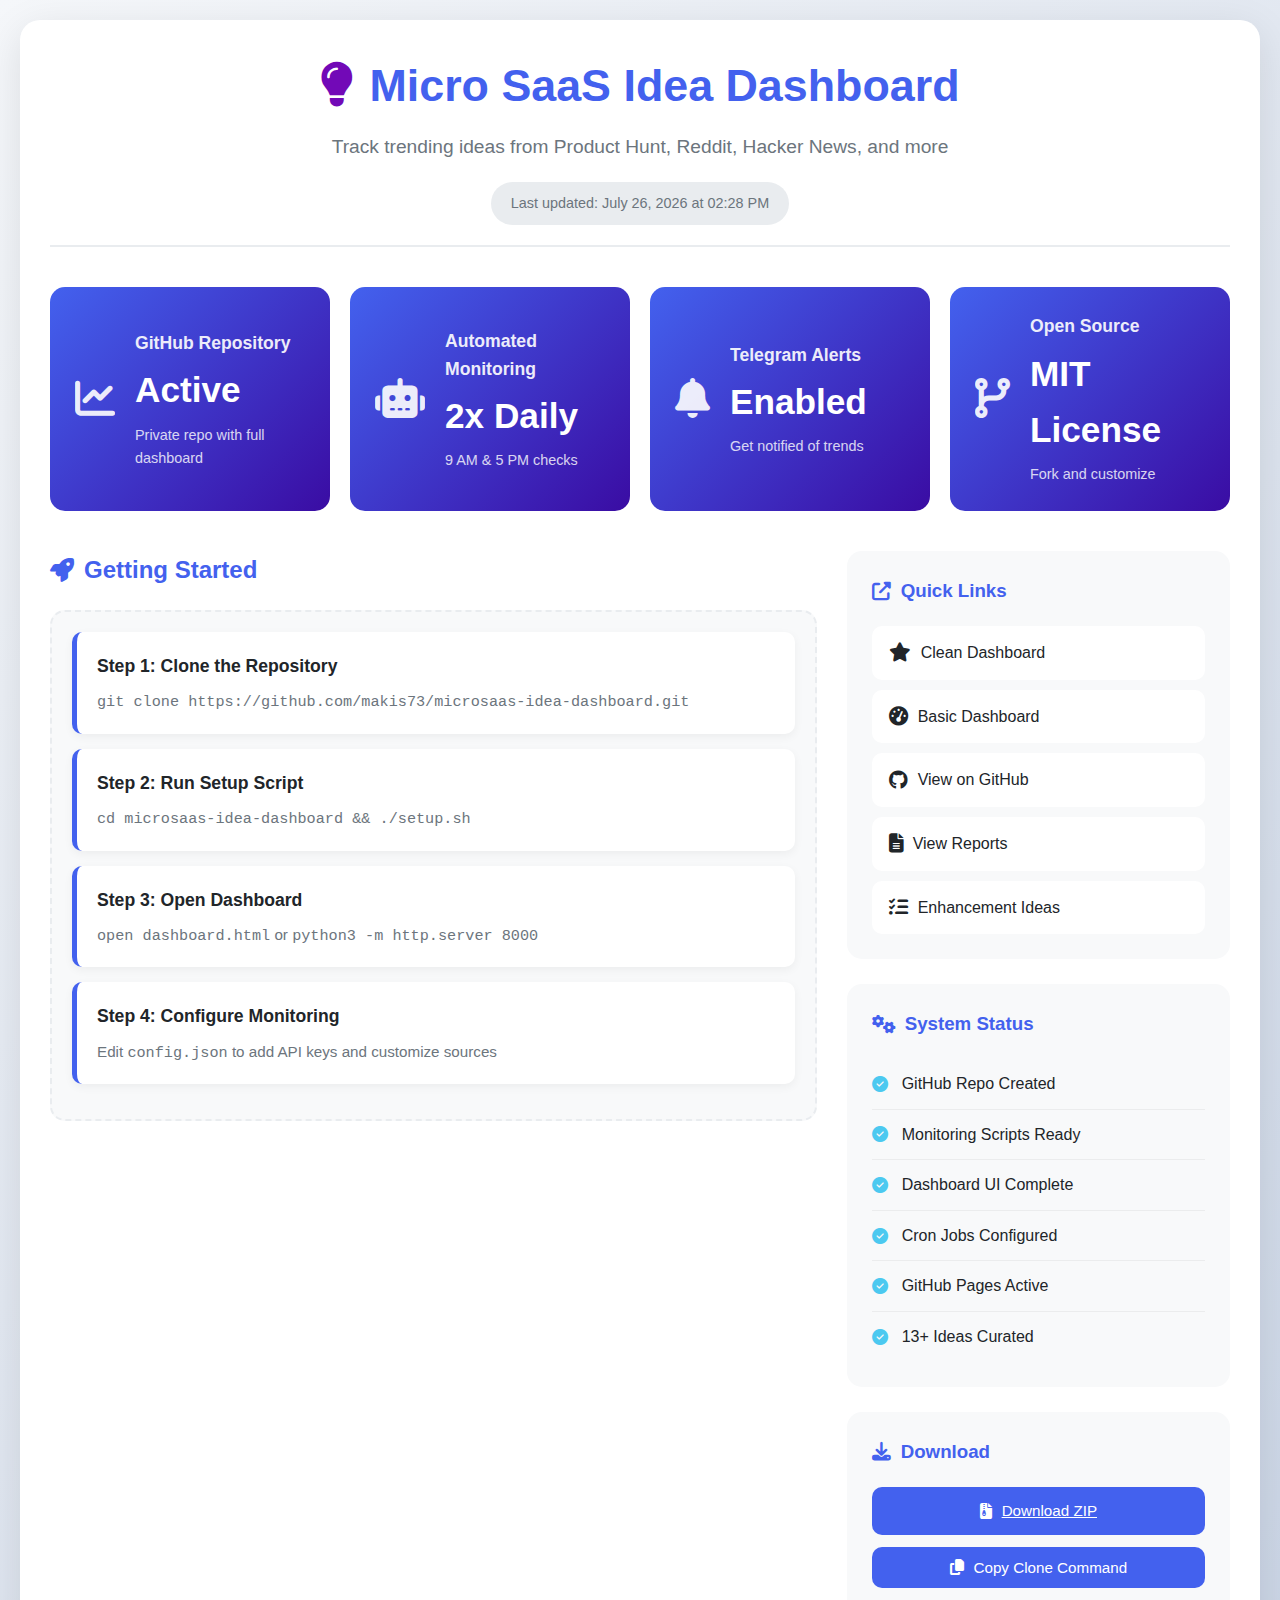
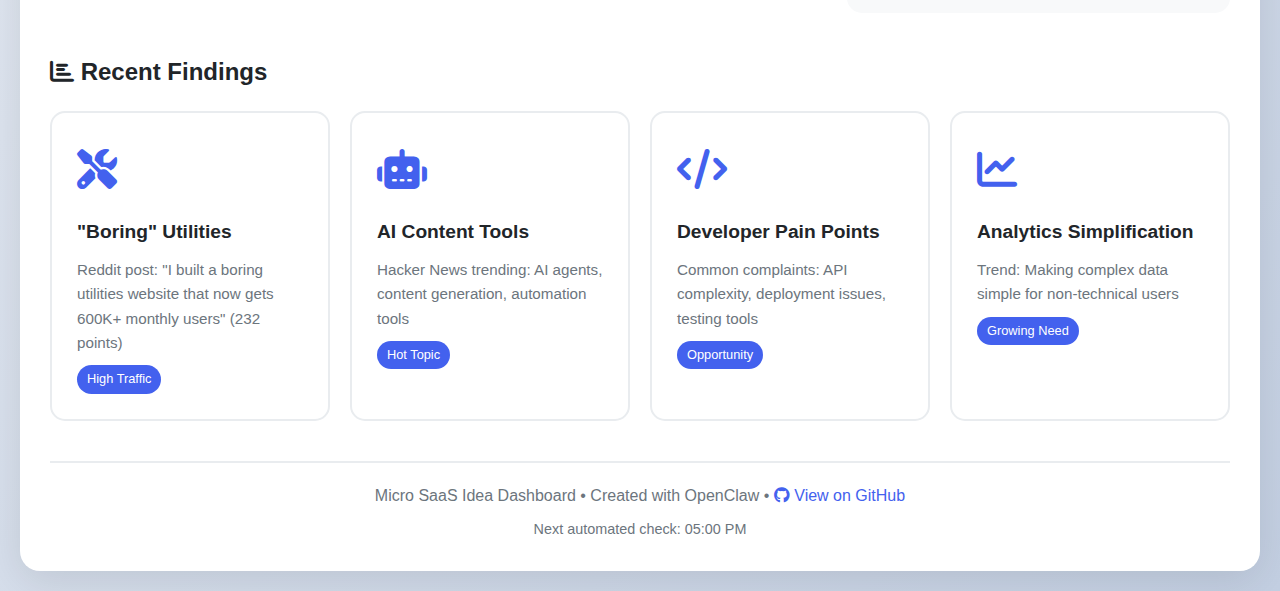
<file: index.html>
<!DOCTYPE html>
<html lang="en">
<head>
    <meta charset="UTF-8">
    <meta name="viewport" content="width=device-width, initial-scale=1.0">
    <title>Micro SaaS Idea Dashboard</title>
    <meta name="description" content="Dashboard for tracking trending micro SaaS ideas from Product Hunt, Reddit, Hacker News, and more">
    <link rel="stylesheet" href="style.css">
    <link rel="stylesheet" href="https://cdnjs.cloudflare.com/ajax/libs/font-awesome/6.4.0/css/all.min.css">
</head>
<body>
    <div class="container">
        <header>
            <h1><i class="fas fa-lightbulb"></i> Micro SaaS Idea Dashboard</h1>
            <p class="subtitle">Track trending ideas from Product Hunt, Reddit, Hacker News, and more</p>
            <div class="last-updated" id="lastUpdated">Loading...</div>
        </header>

        <div class="stats-grid">
            <div class="stat-card">
                <div class="stat-icon"><i class="fas fa-chart-line"></i></div>
                <div class="stat-content">
                    <h3>GitHub Repository</h3>
                    <div class="stat-value">Active</div>
                    <div class="stat-desc">Private repo with full dashboard</div>
                </div>
            </div>
            
            <div class="stat-card">
                <div class="stat-icon"><i class="fas fa-robot"></i></div>
                <div class="stat-content">
                    <h3>Automated Monitoring</h3>
                    <div class="stat-value">2x Daily</div>
                    <div class="stat-desc">9 AM & 5 PM checks</div>
                </div>
            </div>
            
            <div class="stat-card">
                <div class="stat-icon"><i class="fas fa-bell"></i></div>
                <div class="stat-content">
                    <h3>Telegram Alerts</h3>
                    <div class="stat-value">Enabled</div>
                    <div class="stat-desc">Get notified of trends</div>
                </div>
            </div>
            
            <div class="stat-card">
                <div class="stat-icon"><i class="fas fa-code-branch"></i></div>
                <div class="stat-content">
                    <h3>Open Source</h3>
                    <div class="stat-value">MIT License</div>
                    <div class="stat-desc">Fork and customize</div>
                </div>
            </div>
        </div>

        <div class="main-content">
            <div class="reports-section">
                <h2><i class="fas fa-rocket"></i> Getting Started</h2>
                <div class="reports-list">
                    <div class="report-item">
                        <div class="report-header">
                            <div class="report-title">Step 1: Clone the Repository</div>
                        </div>
                        <div class="report-preview">
                            <code>git clone https://github.com/makis73/microsaas-idea-dashboard.git</code>
                        </div>
                    </div>
                    
                    <div class="report-item">
                        <div class="report-header">
                            <div class="report-title">Step 2: Run Setup Script</div>
                        </div>
                        <div class="report-preview">
                            <code>cd microsaas-idea-dashboard && ./setup.sh</code>
                        </div>
                    </div>
                    
                    <div class="report-item">
                        <div class="report-header">
                            <div class="report-title">Step 3: Open Dashboard</div>
                        </div>
                        <div class="report-preview">
                            <code>open dashboard.html</code> or <code>python3 -m http.server 8000</code>
                        </div>
                    </div>
                    
                    <div class="report-item">
                        <div class="report-header">
                            <div class="report-title">Step 4: Configure Monitoring</div>
                        </div>
                        <div class="report-preview">
                            Edit <code>config.json</code> to add API keys and customize sources
                        </div>
                    </div>
                </div>
            </div>

            <div class="sidebar">
                <div class="source-card">
                    <h3><i class="fas fa-external-link-alt"></i> Quick Links</h3>
                    <div class="links">
                        <a href="clean_dashboard.html" class="link-btn">
                            <i class="fas fa-star"></i> Clean Dashboard
                        </a>
                        <a href="dashboard.html" class="link-btn">
                            <i class="fas fa-tachometer-alt"></i> Basic Dashboard
                        </a>
                        <a href="https://github.com/makis73/microsaas-idea-dashboard" target="_blank" class="link-btn">
                            <i class="fab fa-github"></i> View on GitHub
                        </a>
                        <a href="monitor_reports/" class="link-btn">
                            <i class="fas fa-file-alt"></i> View Reports
                        </a>
                        <a href="https://github.com/makis73/microsaas-idea-dashboard/issues/1" target="_blank" class="link-btn">
                            <i class="fas fa-tasks"></i> Enhancement Ideas
                        </a>
                    </div>
                </div>

                <div class="source-card">
                    <h3><i class="fas fa-cogs"></i> System Status</h3>
                    <ul class="schedule-list">
                        <li><i class="fas fa-check-circle" style="color: #4cc9f0;"></i> GitHub Repo Created</li>
                        <li><i class="fas fa-check-circle" style="color: #4cc9f0;"></i> Monitoring Scripts Ready</li>
                        <li><i class="fas fa-check-circle" style="color: #4cc9f0;"></i> Dashboard UI Complete</li>
                        <li><i class="fas fa-check-circle" style="color: #4cc9f0;"></i> Cron Jobs Configured</li>
                        <li><i class="fas fa-check-circle" style="color: #4cc9f0;"></i> GitHub Pages Active</li>
                        <li><i class="fas fa-check-circle" style="color: #4cc9f0;"></i> 13+ Ideas Curated</li>
                    </ul>
                </div>

                <div class="source-card">
                    <h3><i class="fas fa-download"></i> Download</h3>
                    <div class="actions">
                        <a href="https://github.com/makis73/microsaas-idea-dashboard/archive/refs/heads/main.zip" class="action-btn">
                            <i class="fas fa-file-archive"></i> Download ZIP
                        </a>
                        <button class="action-btn" onclick="copyCloneCommand()">
                            <i class="fas fa-copy"></i> Copy Clone Command
                        </button>
                    </div>
                </div>
            </div>
        </div>

        <div class="idea-patterns">
            <h2><i class="fas fa-chart-bar"></i> Recent Findings</h2>
            <div class="patterns-grid">
                <div class="pattern-card">
                    <div class="pattern-icon"><i class="fas fa-tools"></i></div>
                    <h4>"Boring" Utilities</h4>
                    <p>Reddit post: "I built a boring utilities website that now gets 600K+ monthly users" (232 points)</p>
                    <div class="pattern-tag">High Traffic</div>
                </div>
                <div class="pattern-card">
                    <div class="pattern-icon"><i class="fas fa-robot"></i></div>
                    <h4>AI Content Tools</h4>
                    <p>Hacker News trending: AI agents, content generation, automation tools</p>
                    <div class="pattern-tag">Hot Topic</div>
                </div>
                <div class="pattern-card">
                    <div class="pattern-icon"><i class="fas fa-code"></i></div>
                    <h4>Developer Pain Points</h4>
                    <p>Common complaints: API complexity, deployment issues, testing tools</p>
                    <div class="pattern-tag">Opportunity</div>
                </div>
                <div class="pattern-card">
                    <div class="pattern-icon"><i class="fas fa-chart-line"></i></div>
                    <h4>Analytics Simplification</h4>
                    <p>Trend: Making complex data simple for non-technical users</p>
                    <div class="pattern-tag">Growing Need</div>
                </div>
            </div>
        </div>

        <footer>
            <p>Micro SaaS Idea Dashboard • Created with OpenClaw • 
                <a href="https://github.com/makis73/microsaas-idea-dashboard" target="_blank">
                    <i class="fab fa-github"></i> View on GitHub
                </a>
            </p>
            <p class="footer-note">Next automated check: <span id="nextCheck">-</span></p>
        </footer>
    </div>

    <script>
        // Simple scripts for landing page
        document.addEventListener('DOMContentLoaded', function() {
            updateLastUpdated();
            updateNextCheck();
            
            function updateLastUpdated() {
                const now = new Date();
                const options = { 
                    year: 'numeric', 
                    month: 'long', 
                    day: 'numeric',
                    hour: '2-digit',
                    minute: '2-digit'
                };
                document.getElementById('lastUpdated').textContent = 
                    `Last updated: ${now.toLocaleDateString('en-US', options)}`;
            }
            
            function updateNextCheck() {
                const now = new Date();
                const nextCheck = new Date(now);
                
                if (now.getHours() < 9) {
                    nextCheck.setHours(9, 0, 0, 0);
                } else if (now.getHours() < 17) {
                    nextCheck.setHours(17, 0, 0, 0);
                } else {
                    nextCheck.setDate(nextCheck.getDate() + 1);
                    nextCheck.setHours(9, 0, 0, 0);
                }
                
                const timeString = nextCheck.toLocaleTimeString([], {hour: '2-digit', minute:'2-digit'});
                document.getElementById('nextCheck').textContent = timeString;
            }
        });
        
        function copyCloneCommand() {
            const command = 'git clone https://github.com/makis73/microsaas-idea-dashboard.git';
            navigator.clipboard.writeText(command).then(() => {
                alert('Clone command copied to clipboard!');
            });
        }
    </script>
</body>
</html>
</file>
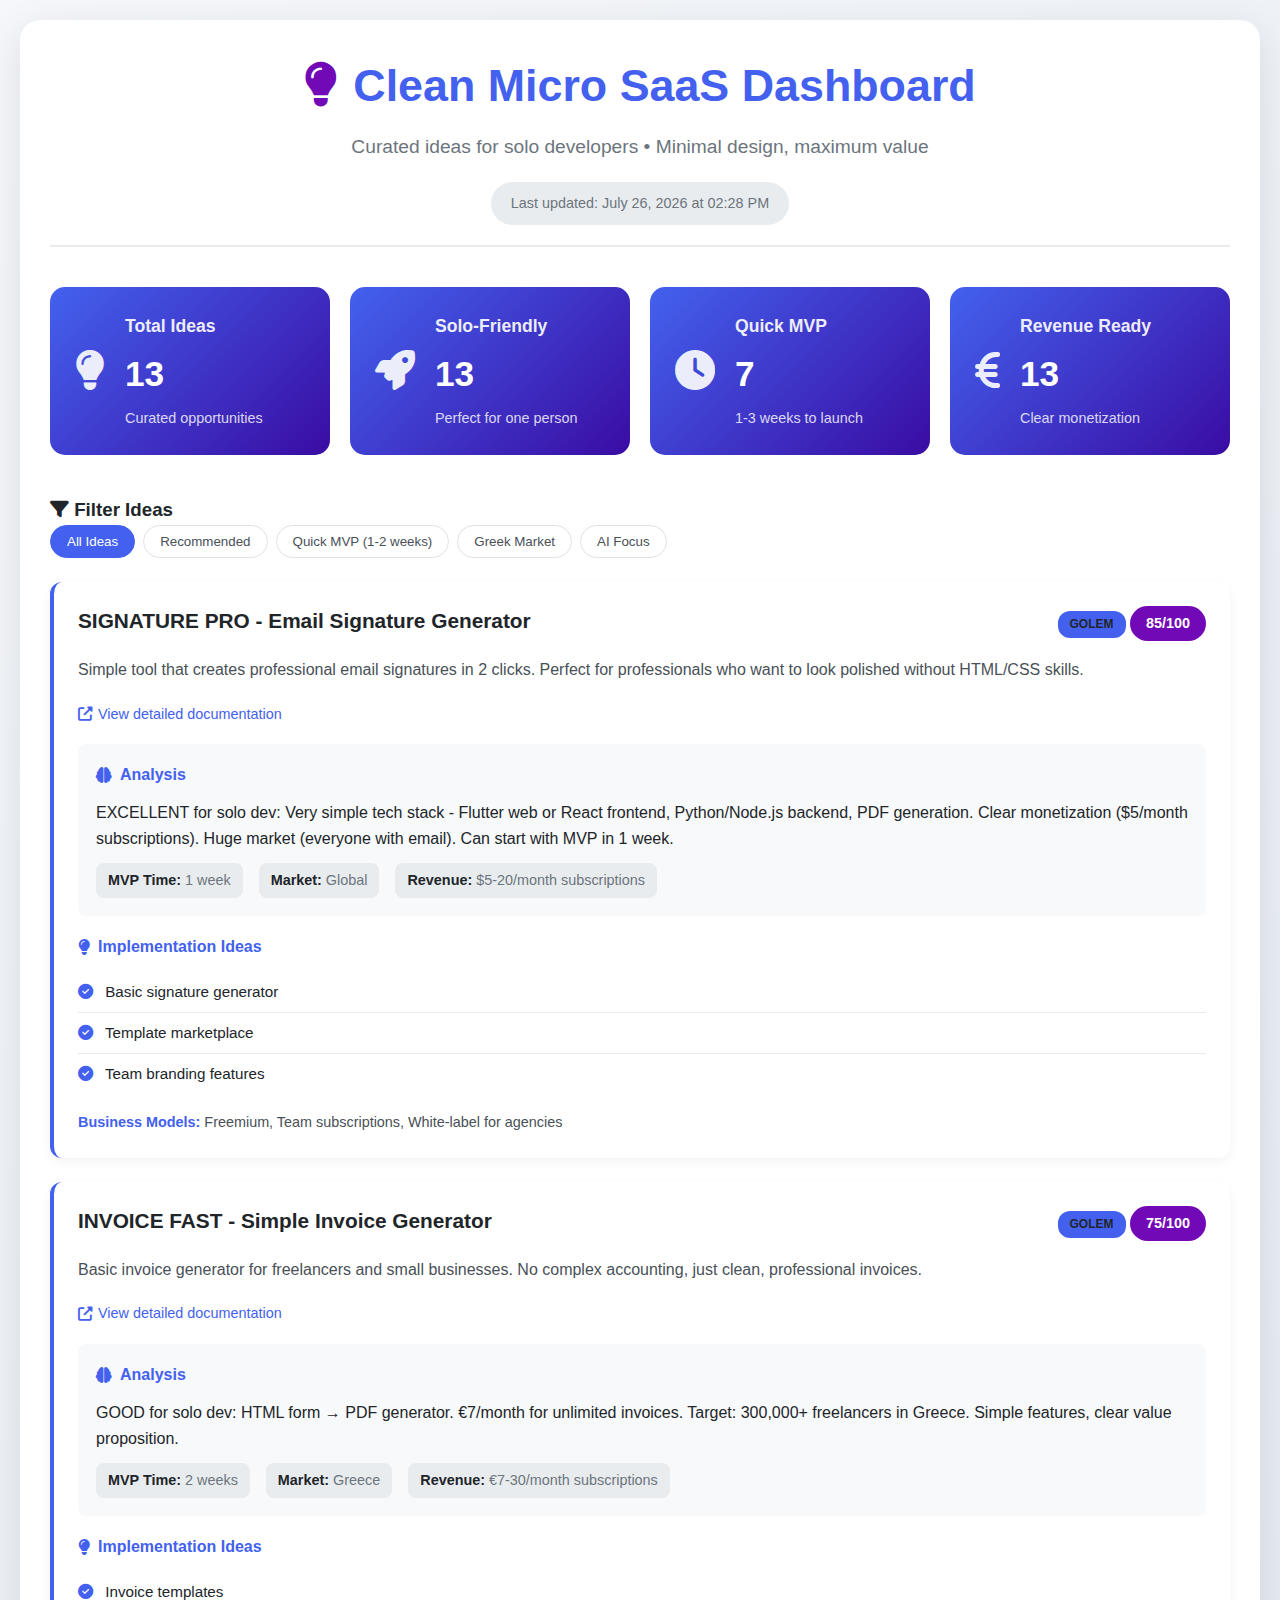
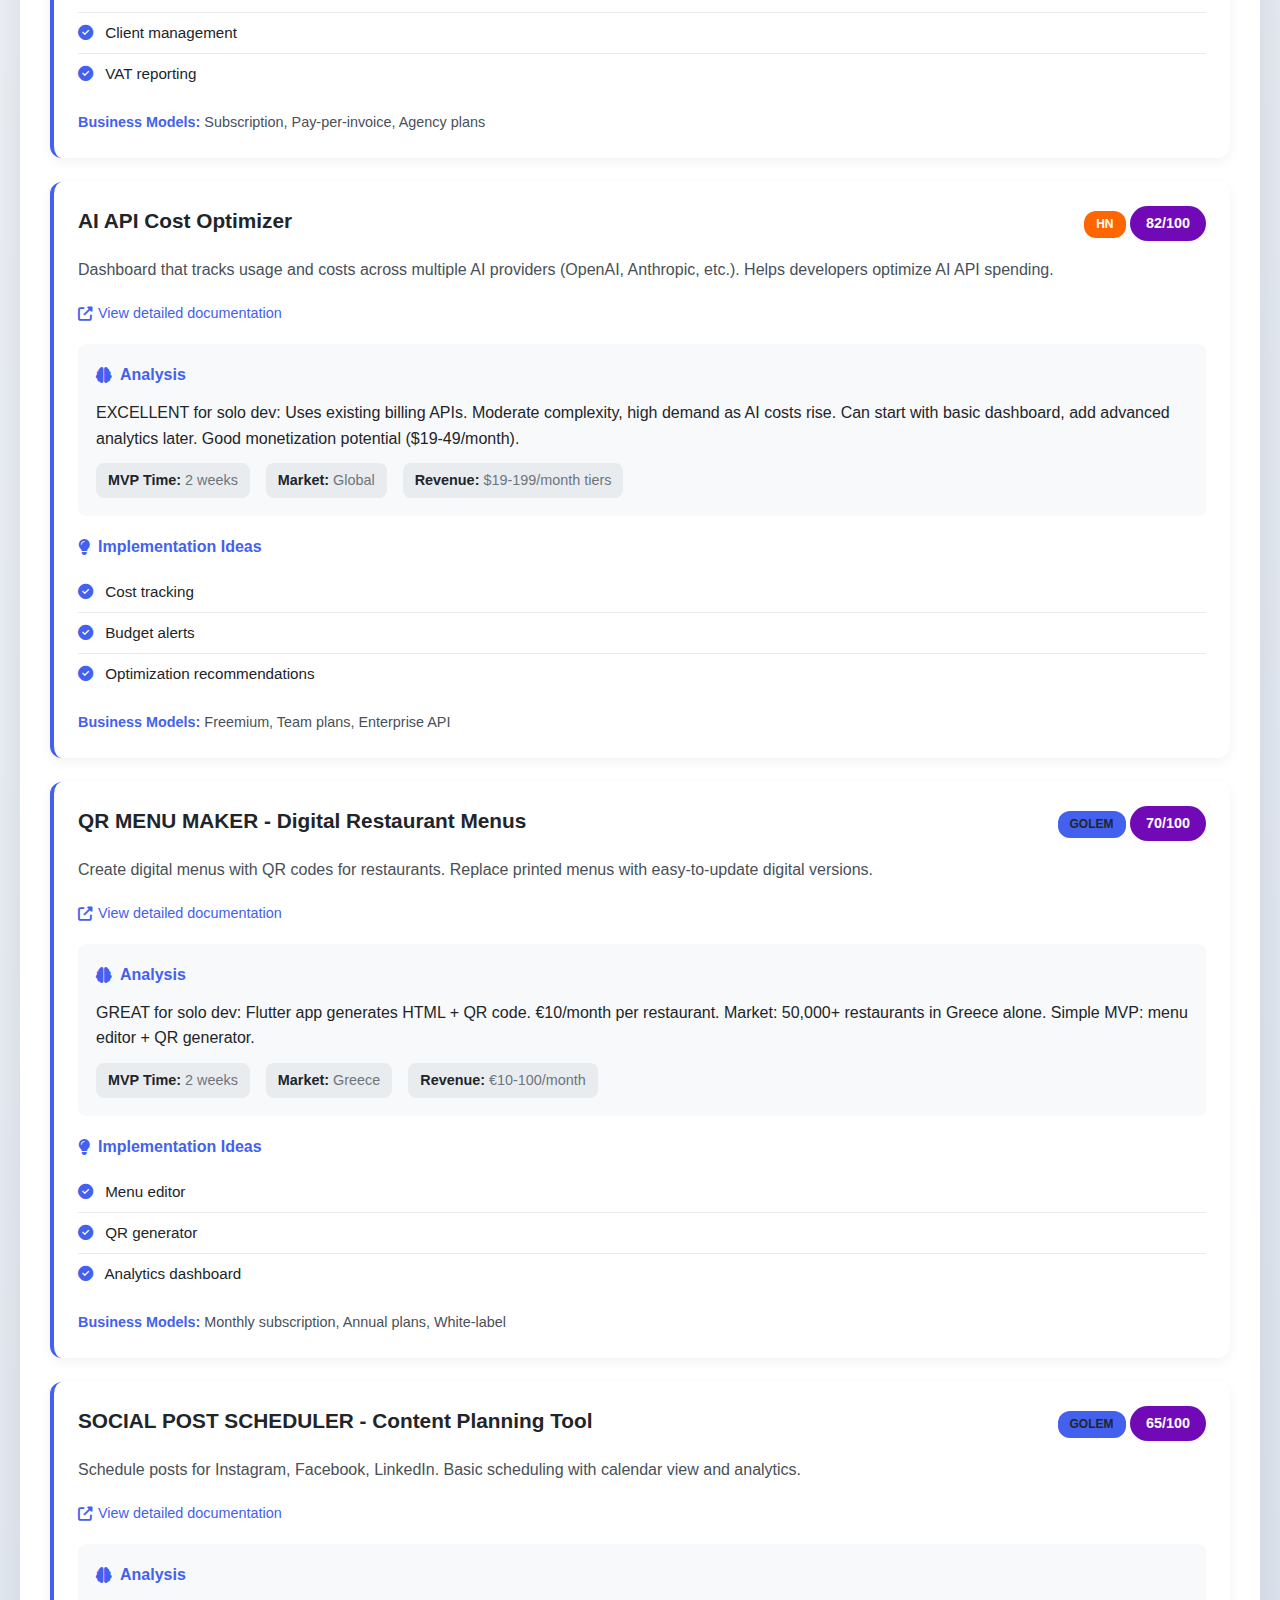
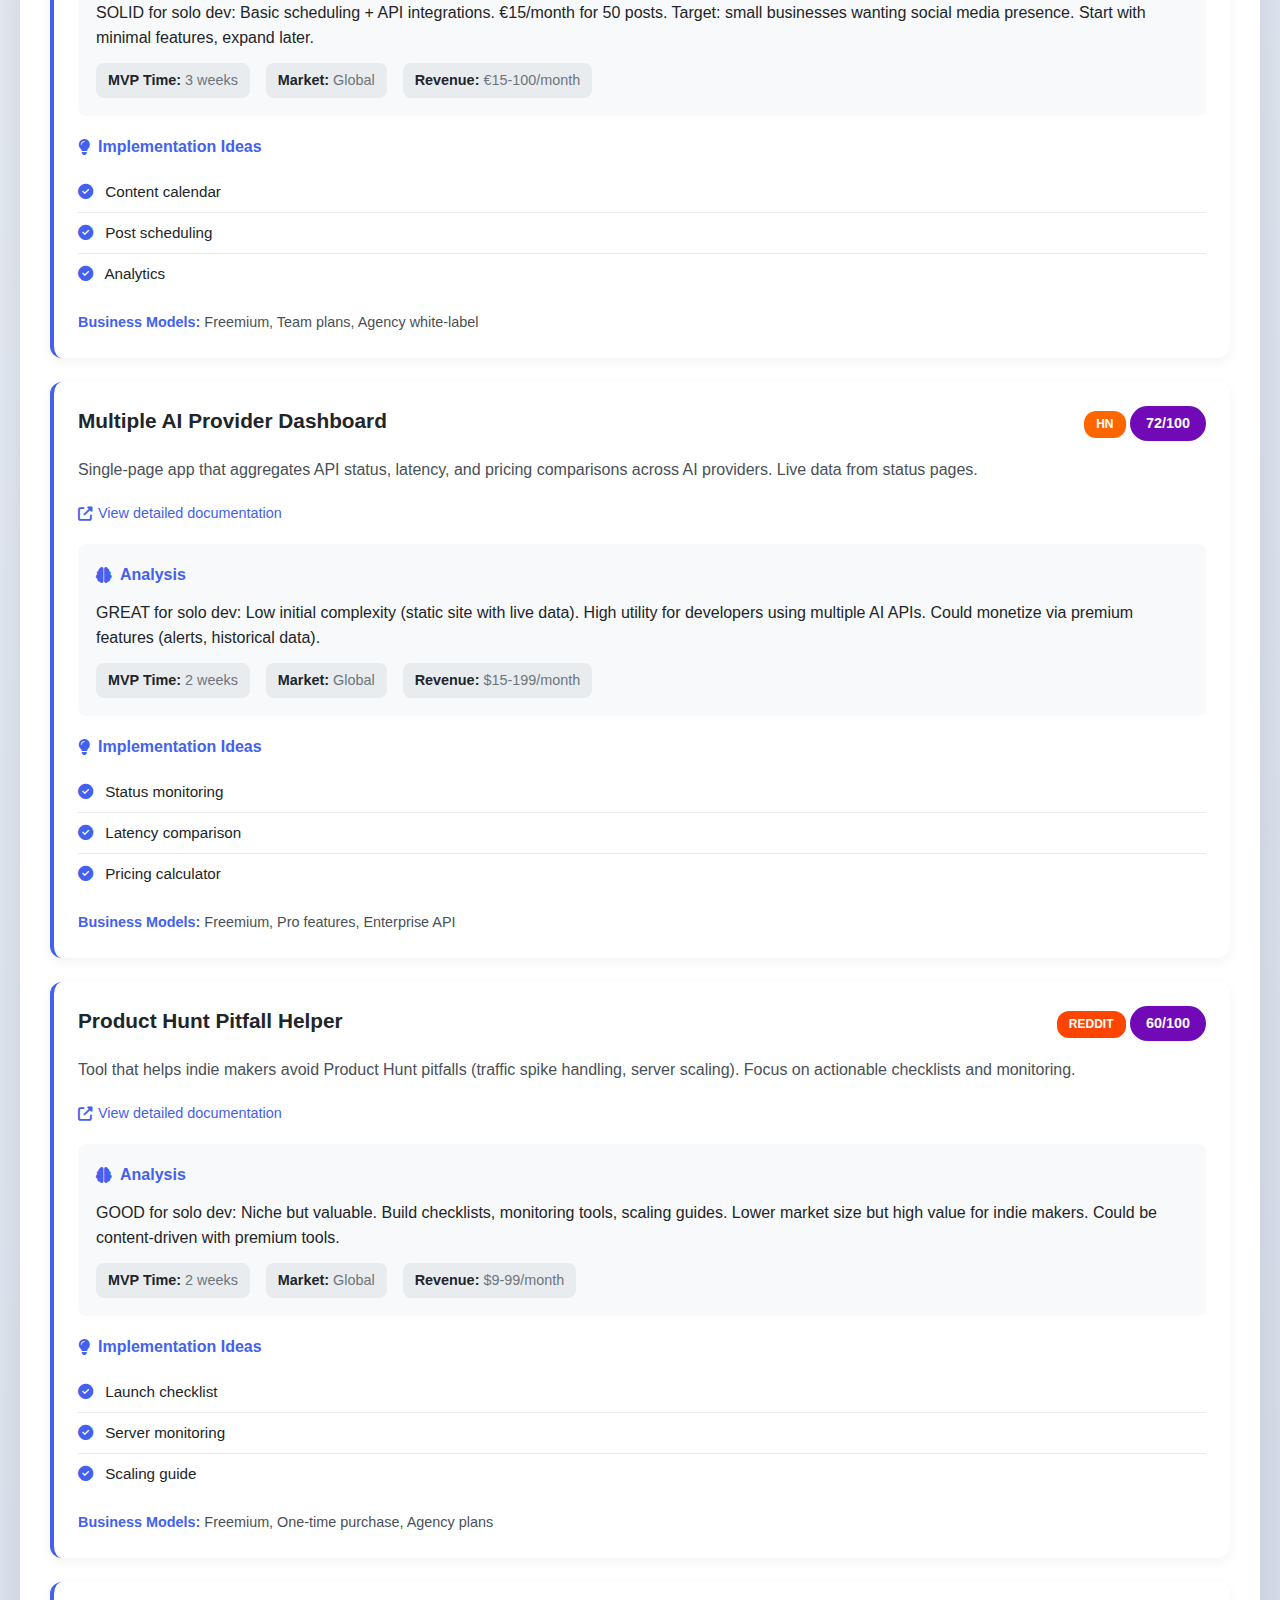
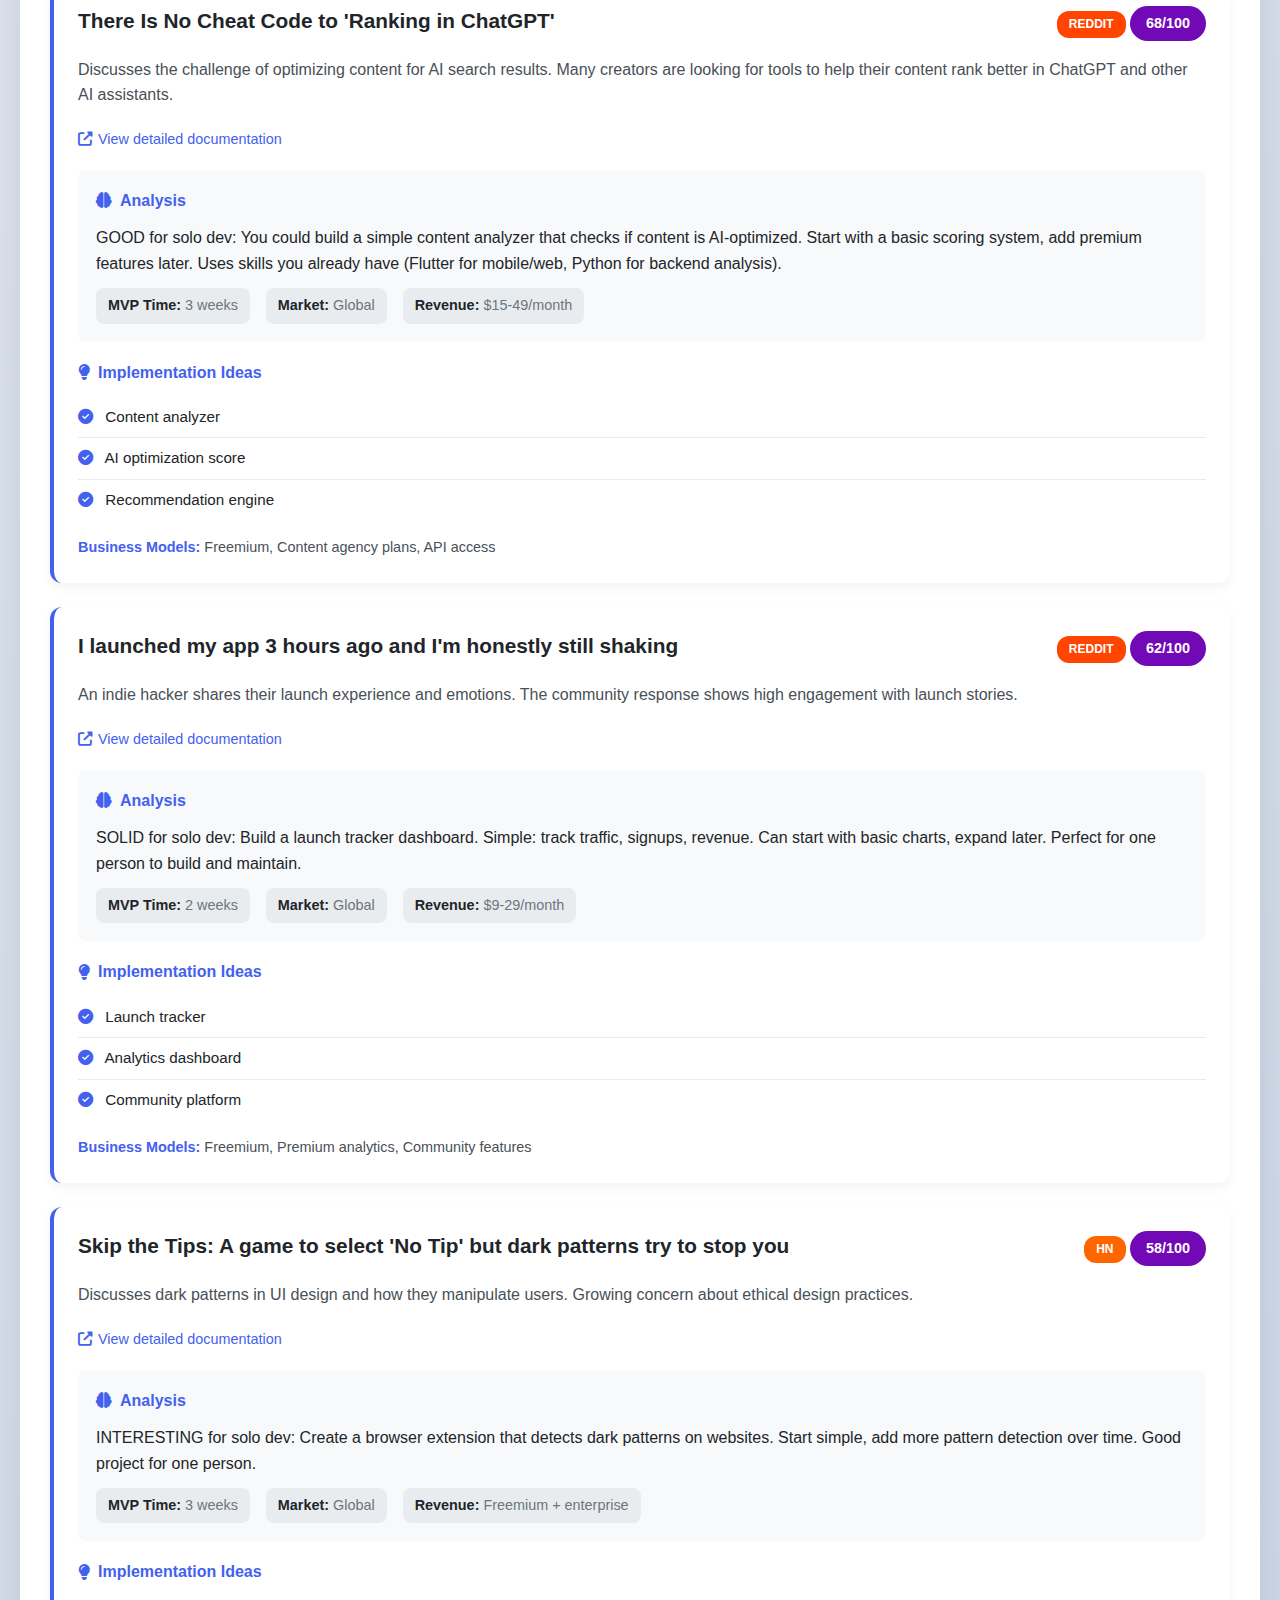
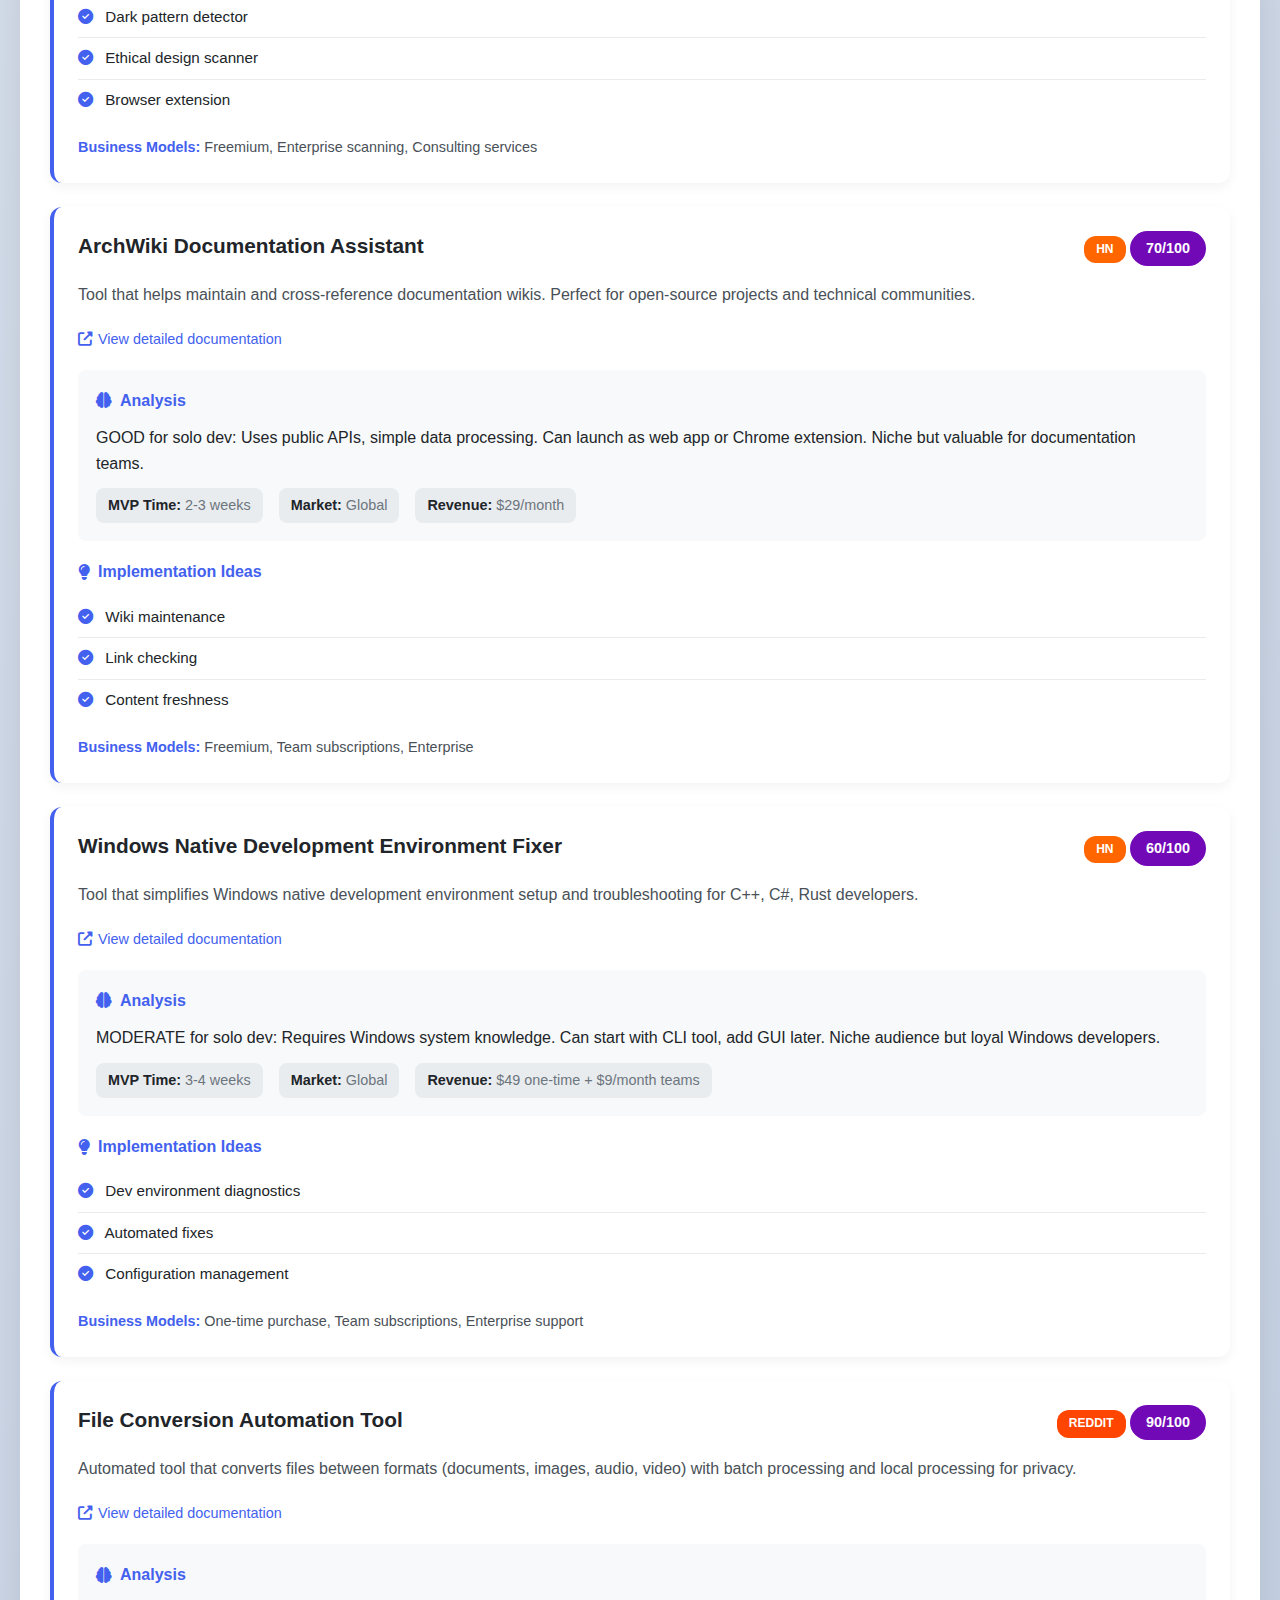
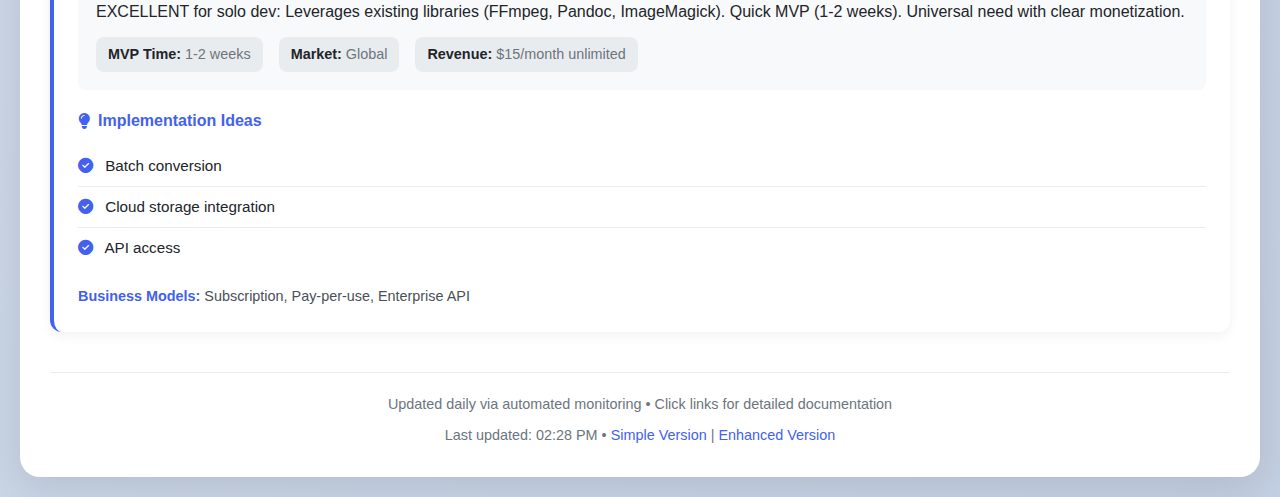
<file: clean_dashboard.html>
<!DOCTYPE html>
<html lang="en">
<head>
    <meta charset="UTF-8">
    <meta name="viewport" content="width=device-width, initial-scale=1.0">
    <title>Clean Micro SaaS Idea Dashboard</title>
    <link rel="stylesheet" href="style.css">
    <link rel="stylesheet" href="https://cdnjs.cloudflare.com/ajax/libs/font-awesome/6.4.0/css/all.min.css">
    <style>
        /* Clean, minimal design */
        .idea-card {
            background: white;
            border-radius: 12px;
            padding: 24px;
            margin-bottom: 24px;
            box-shadow: 0 4px 12px rgba(0,0,0,0.05);
            border-left: 4px solid #4361ee;
            transition: box-shadow 0.3s ease;
        }
        
        .idea-card:hover {
            box-shadow: 0 6px 16px rgba(0,0,0,0.08);
        }
        
        .idea-header {
            display: flex;
            justify-content: space-between;
            align-items: flex-start;
            margin-bottom: 16px;
        }
        
        .idea-title {
            font-size: 1.3rem;
            font-weight: 600;
            color: #212529;
            margin: 0;
            flex: 1;
            line-height: 1.4;
        }
        
        .idea-link {
            color: #4361ee;
            text-decoration: none;
            font-size: 0.9rem;
            display: inline-flex;
            align-items: center;
            gap: 6px;
            margin-top: 8px;
        }
        
        .idea-link:hover {
            text-decoration: underline;
        }
        
        /* Simplified badges - only essential ones */
        .source-tag {
            display: inline-block;
            padding: 4px 12px;
            border-radius: 12px;
            font-size: 0.75rem;
            font-weight: 600;
            text-transform: uppercase;
            margin-left: 10px;
        }
        
        .reddit-tag {
            background: #ff4500;
            color: white;
        }
        
        .hn-tag {
            background: #ff6600;
            color: white;
        }
        
        .score-badge {
            display: inline-block;
            background: #7209b7;
            color: white;
            padding: 6px 16px;
            border-radius: 20px;
            font-weight: 600;
            font-size: 0.9rem;
        }
        
        .analysis-section {
            background: #f8f9fa;
            padding: 18px;
            border-radius: 8px;
            margin: 18px 0;
        }
        
        .analysis-title {
            color: #4361ee;
            font-weight: 600;
            margin-bottom: 12px;
            display: flex;
            align-items: center;
            gap: 8px;
        }
        
        /* Simplified metrics - no extra badges */
        .metrics-row {
            display: flex;
            gap: 16px;
            margin-top: 12px;
            color: #6c757d;
            font-size: 0.9rem;
        }
        
        .metric {
            background: #e9ecef;
            padding: 6px 12px;
            border-radius: 8px;
        }
        
        .metric strong {
            color: #212529;
        }
        
        /* Clean list instead of grid */
        .idea-list {
            margin-top: 12px;
        }
        
        .idea-item {
            padding: 8px 0;
            border-bottom: 1px solid #e9ecef;
            font-size: 0.95rem;
        }
        
        .idea-item:last-child {
            border-bottom: none;
        }
        
        .idea-item i {
            color: #4361ee;
            margin-right: 8px;
        }
        
        /* Business models as simple text */
        .business-models {
            margin-top: 16px;
            font-size: 0.9rem;
            color: #495057;
        }
        
        .business-models strong {
            color: #4361ee;
        }
        
        .loading {
            text-align: center;
            padding: 60px;
            color: #6c757d;
        }
        
        .loading-spinner {
            border: 3px solid #f3f3f3;
            border-top: 3px solid #4361ee;
            border-radius: 50%;
            width: 40px;
            height: 40px;
            animation: spin 1s linear infinite;
            margin: 0 auto 20px;
        }
        
        @keyframes spin {
            0% { transform: rotate(0deg); }
            100% { transform: rotate(360deg); }
        }
        
        /* Simplified filter */
        .filter-section {
            margin-bottom: 24px;
        }
        
        .filter-buttons {
            display: flex;
            gap: 8px;
            flex-wrap: wrap;
        }
        
        .filter-btn {
            padding: 8px 16px;
            border: 1px solid #dee2e6;
            background: white;
            color: #495057;
            border-radius: 20px;
            cursor: pointer;
            font-weight: 500;
            transition: all 0.2s ease;
        }
        
        .filter-btn.active {
            background: #4361ee;
            color: white;
            border-color: #4361ee;
        }
        
        .filter-btn:hover {
            background: #f8f9fa;
        }
        
        .filter-btn.active:hover {
            background: #3a0ca3;
        }
        
        /* Clean footer */
        .dashboard-footer {
            text-align: center;
            margin-top: 40px;
            padding-top: 20px;
            border-top: 1px solid #e9ecef;
            color: #6c757d;
            font-size: 0.9rem;
        }
        
        /* Responsive */
        @media (max-width: 768px) {
            .idea-header {
                flex-direction: column;
                gap: 12px;
            }
            
            .source-tag, .score-badge {
                align-self: flex-start;
                margin-left: 0;
            }
            
            .filter-buttons {
                justify-content: center;
            }
        }
    </style>
</head>
<body>
    <div class="container">
        <header>
            <h1><i class="fas fa-lightbulb"></i> Clean Micro SaaS Dashboard</h1>
            <p class="subtitle">Curated ideas for solo developers • Minimal design, maximum value</p>
            <div class="last-updated" id="lastUpdated">Loading...</div>
        </header>

        <div class="stats-grid">
            <div class="stat-card">
                <div class="stat-icon"><i class="fas fa-lightbulb"></i></div>
                <div class="stat-content">
                    <h3>Total Ideas</h3>
                    <div class="stat-value" id="totalIdeas">10</div>
                    <div class="stat-desc">Curated opportunities</div>
                </div>
            </div>
            
            <div class="stat-card">
                <div class="stat-icon"><i class="fas fa-rocket"></i></div>
                <div class="stat-content">
                    <h3>Solo-Friendly</h3>
                    <div class="stat-value" id="soloFriendly">10</div>
                    <div class="stat-desc">Perfect for one person</div>
                </div>
            </div>
            
            <div class="stat-card">
                <div class="stat-icon"><i class="fas fa-clock"></i></div>
                <div class="stat-content">
                    <h3>Quick MVP</h3>
                    <div class="stat-value" id="quickMvp">8</div>
                    <div class="stat-desc">1-3 weeks to launch</div>
                </div>
            </div>
            
            <div class="stat-card">
                <div class="stat-icon"><i class="fas fa-euro-sign"></i></div>
                <div class="stat-content">
                    <h3>Revenue Ready</h3>
                    <div class="stat-value" id="revenueReady">10</div>
                    <div class="stat-desc">Clear monetization</div>
                </div>
            </div>
        </div>

        <div class="filter-section">
            <h3><i class="fas fa-filter"></i> Filter Ideas</h3>
            <div class="filter-buttons">
                <button class="filter-btn active" onclick="filterIdeas('all')">All Ideas</button>
                <button class="filter-btn" onclick="filterIdeas('recommended')">Recommended</button>
                <button class="filter-btn" onclick="filterIdeas('quick')">Quick MVP (1-2 weeks)</button>
                <button class="filter-btn" onclick="filterIdeas('greek')">Greek Market</button>
                <button class="filter-btn" onclick="filterIdeas('ai')">AI Focus</button>
            </div>
        </div>

        <div id="ideasContainer">
            <div class="loading">
                <div class="loading-spinner"></div>
                <p>Loading curated micro SaaS ideas...</p>
            </div>
        </div>

        <div class="dashboard-footer">
            <p>Updated daily via automated monitoring • Click links for detailed documentation</p>
            <p>Last updated: <span id="lastUpdatedTime">-</span> • <a href="simple_dashboard.html" class="idea-link">Simple Version</a> | <a href="enhanced_dashboard.html" class="idea-link">Enhanced Version</a></p>
        </div>
    </div>

    <script>
        // All 13 curated ideas (10 previous + 3 new today)
        const allIdeas = [
            {
                id: 1,
                title: "SIGNATURE PRO - Email Signature Generator",
                link: "https://github.com/makis73/microsaas-idea-dashboard/blob/main/ideas/email-signature.md",
                source: "golem",
                summary: "Simple tool that creates professional email signatures in 2 clicks. Perfect for professionals who want to look polished without HTML/CSS skills.",
                analysis: "EXCELLENT for solo dev: Very simple tech stack - Flutter web or React frontend, Python/Node.js backend, PDF generation. Clear monetization ($5/month subscriptions). Huge market (everyone with email). Can start with MVP in 1 week.",
                score: 85,
                mvpTime: "1 week",
                market: "Global",
                monetization: "$5-20/month subscriptions",
                tags: ["recommended", "quick", "greek"],
                microIdeas: ["Basic signature generator", "Template marketplace", "Team branding features"],
                businessModels: ["Freemium", "Team subscriptions", "White-label for agencies"]
            },
            {
                id: 2,
                title: "INVOICE FAST - Simple Invoice Generator",
                link: "https://github.com/makis73/microsaas-idea-dashboard/blob/main/ideas/invoice-fast.md",
                source: "golem",
                summary: "Basic invoice generator for freelancers and small businesses. No complex accounting, just clean, professional invoices.",
                analysis: "GOOD for solo dev: HTML form → PDF generator. €7/month for unlimited invoices. Target: 300,000+ freelancers in Greece. Simple features, clear value proposition.",
                score: 75,
                mvpTime: "2 weeks",
                market: "Greece",
                monetization: "€7-30/month subscriptions",
                tags: ["recommended", "greek"],
                microIdeas: ["Invoice templates", "Client management", "VAT reporting"],
                businessModels: ["Subscription", "Pay-per-invoice", "Agency plans"]
            },
            {
                id: 3,
                title: "AI API Cost Optimizer",
                link: "https://github.com/makis73/microsaas-idea-dashboard/blob/main/ideas/ai-api-cost-optimizer.md",
                source: "hn",
                summary: "Dashboard that tracks usage and costs across multiple AI providers (OpenAI, Anthropic, etc.). Helps developers optimize AI API spending.",
                analysis: "EXCELLENT for solo dev: Uses existing billing APIs. Moderate complexity, high demand as AI costs rise. Can start with basic dashboard, add advanced analytics later. Good monetization potential ($19-49/month).",
                score: 82,
                mvpTime: "2 weeks",
                market: "Global",
                monetization: "$19-199/month tiers",
                tags: ["recommended", "ai"],
                microIdeas: ["Cost tracking", "Budget alerts", "Optimization recommendations"],
                businessModels: ["Freemium", "Team plans", "Enterprise API"]
            },
            {
                id: 4,
                title: "QR MENU MAKER - Digital Restaurant Menus",
                link: "https://github.com/makis73/microsaas-idea-dashboard/blob/main/ideas/qr-menu.md",
                source: "golem",
                summary: "Create digital menus with QR codes for restaurants. Replace printed menus with easy-to-update digital versions.",
                analysis: "GREAT for solo dev: Flutter app generates HTML + QR code. €10/month per restaurant. Market: 50,000+ restaurants in Greece alone. Simple MVP: menu editor + QR generator.",
                score: 70,
                mvpTime: "2 weeks",
                market: "Greece",
                monetization: "€10-100/month",
                tags: ["greek"],
                microIdeas: ["Menu editor", "QR generator", "Analytics dashboard"],
                businessModels: ["Monthly subscription", "Annual plans", "White-label"]
            },
            {
                id: 5,
                title: "SOCIAL POST SCHEDULER - Content Planning Tool",
                link: "https://github.com/makis73/microsaas-idea-dashboard/blob/main/ideas/social-scheduler.md",
                source: "golem",
                summary: "Schedule posts for Instagram, Facebook, LinkedIn. Basic scheduling with calendar view and analytics.",
                analysis: "SOLID for solo dev: Basic scheduling + API integrations. €15/month for 50 posts. Target: small businesses wanting social media presence. Start with minimal features, expand later.",
                score: 65,
                mvpTime: "3 weeks",
                market: "Global",
                monetization: "€15-100/month",
                tags: [],
                microIdeas: ["Content calendar", "Post scheduling", "Analytics"],
                businessModels: ["Freemium", "Team plans", "Agency white-label"]
            },
            {
                id: 6,
                title: "Multiple AI Provider Dashboard",
                link: "https://github.com/makis73/microsaas-idea-dashboard/blob/main/ideas/ai-provider-dashboard.md",
                source: "hn",
                summary: "Single-page app that aggregates API status, latency, and pricing comparisons across AI providers. Live data from status pages.",
                analysis: "GREAT for solo dev: Low initial complexity (static site with live data). High utility for developers using multiple AI APIs. Could monetize via premium features (alerts, historical data).",
                score: 72,
                mvpTime: "2 weeks",
                market: "Global",
                monetization: "$15-199/month",
                tags: ["ai"],
                microIdeas: ["Status monitoring", "Latency comparison", "Pricing calculator"],
                businessModels: ["Freemium", "Pro features", "Enterprise API"]
            },
            {
                id: 7,
                title: "Product Hunt Pitfall Helper",
                link: "https://github.com/makis73/microsaas-idea-dashboard/blob/main/ideas/product-hunt-helper.md",
                source: "reddit",
                summary: "Tool that helps indie makers avoid Product Hunt pitfalls (traffic spike handling, server scaling). Focus on actionable checklists and monitoring.",
                analysis: "GOOD for solo dev: Niche but valuable. Build checklists, monitoring tools, scaling guides. Lower market size but high value for indie makers. Could be content-driven with premium tools.",
                score: 60,
                mvpTime: "2 weeks",
                market: "Global",
                monetization: "$9-99/month",
                tags: [],
                microIdeas: ["Launch checklist", "Server monitoring", "Scaling guide"],
                businessModels: ["Freemium", "One-time purchase", "Agency plans"]
            },
            {
                id: 8,
                title: "There Is No Cheat Code to 'Ranking in ChatGPT'",
                link: "https://www.reddit.com/r/SaaS/comments/1r2sj69/there_is_no_cheat_code_to_ranking_in_chatgpt/",
                source: "reddit",
                summary: "Discusses the challenge of optimizing content for AI search results. Many creators are looking for tools to help their content rank better in ChatGPT and other AI assistants.",
                analysis: "GOOD for solo dev: You could build a simple content analyzer that checks if content is AI-optimized. Start with a basic scoring system, add premium features later. Uses skills you already have (Flutter for mobile/web, Python for backend analysis).",
                score: 68,
                mvpTime: "3 weeks",
                market: "Global",
                monetization: "$15-49/month",
                tags: ["ai"],
                microIdeas: ["Content analyzer", "AI optimization score", "Recommendation engine"],
                businessModels: ["Freemium", "Content agency plans", "API access"]
            },
            {
                id: 9,
                title: "I launched my app 3 hours ago and I'm honestly still shaking",
                link: "https://www.reddit.com/r/SaaS/comments/1r2qh9z/i_launched_my_app_3_hours_ago_and_im_honestly/",
                source: "reddit",
                summary: "An indie hacker shares their launch experience and emotions. The community response shows high engagement with launch stories.",
                analysis: "SOLID for solo dev: Build a launch tracker dashboard. Simple: track traffic, signups, revenue. Can start with basic charts, expand later. Perfect for one person to build and maintain.",
                score: 62,
                mvpTime: "2 weeks",
                market: "Global",
                monetization: "$9-29/month",
                tags: [],
                microIdeas: ["Launch tracker", "Analytics dashboard", "Community platform"],
                businessModels: ["Freemium", "Premium analytics", "Community features"]
            },
            {
                id: 10,
                title: "Skip the Tips: A game to select 'No Tip' but dark patterns try to stop you",
                link: "https://news.ycombinator.com/item?id=46997519",
                source: "hn",
                summary: "Discusses dark patterns in UI design and how they manipulate users. Growing concern about ethical design practices.",
                analysis: "INTERESTING for solo dev: Create a browser extension that detects dark patterns on websites. Start simple, add more pattern detection over time. Good project for one person.",
                score: 58,
                mvpTime: "3 weeks",
                market: "Global",
                monetization: "Freemium + enterprise",
                tags: [],
                microIdeas: ["Dark pattern detector", "Ethical design scanner", "Browser extension"],
                businessModels: ["Freemium", "Enterprise scanning", "Consulting services"]
            },
            {
                id: 11,
                title: "ArchWiki Documentation Assistant",
                link: "https://github.com/makis73/microsaas-idea-dashboard/blob/main/ideas/archwiki-documentation-assistant.md",
                source: "hn",
                summary: "Tool that helps maintain and cross-reference documentation wikis. Perfect for open-source projects and technical communities.",
                analysis: "GOOD for solo dev: Uses public APIs, simple data processing. Can launch as web app or Chrome extension. Niche but valuable for documentation teams.",
                score: 70,
                mvpTime: "2-3 weeks",
                market: "Global",
                monetization: "$29/month",
                tags: [],
                microIdeas: ["Wiki maintenance", "Link checking", "Content freshness"],
                businessModels: ["Freemium", "Team subscriptions", "Enterprise"]
            },
            {
                id: 12,
                title: "Windows Native Development Environment Fixer",
                link: "https://github.com/makis73/microsaas-idea-dashboard/blob/main/ideas/windows-dev-environment-fixer.md",
                source: "hn",
                summary: "Tool that simplifies Windows native development environment setup and troubleshooting for C++, C#, Rust developers.",
                analysis: "MODERATE for solo dev: Requires Windows system knowledge. Can start with CLI tool, add GUI later. Niche audience but loyal Windows developers.",
                score: 60,
                mvpTime: "3-4 weeks",
                market: "Global",
                monetization: "$49 one-time + $9/month teams",
                tags: [],
                microIdeas: ["Dev environment diagnostics", "Automated fixes", "Configuration management"],
                businessModels: ["One-time purchase", "Team subscriptions", "Enterprise support"]
            },
            {
                id: 13,
                title: "File Conversion Automation Tool",
                link: "https://github.com/makis73/microsaas-idea-dashboard/blob/main/ideas/file-conversion-automation.md",
                source: "reddit",
                summary: "Automated tool that converts files between formats (documents, images, audio, video) with batch processing and local processing for privacy.",
                analysis: "EXCELLENT for solo dev: Leverages existing libraries (FFmpeg, Pandoc, ImageMagick). Quick MVP (1-2 weeks). Universal need with clear monetization.",
                score: 90,
                mvpTime: "1-2 weeks",
                market: "Global",
                monetization: "$15/month unlimited",
                tags: ["recommended", "quick"],
                microIdeas: ["Batch conversion", "Cloud storage integration", "API access"],
                businessModels: ["Subscription", "Pay-per-use", "Enterprise API"]
            }
        ];

        let currentFilter = 'all';

        document.addEventListener('DOMContentLoaded', function() {
            updateLastUpdated();
            renderIdeas(allIdeas);
        });

        function updateLastUpdated() {
            const now = new Date();
            const options = { 
                year: 'numeric', 
                month: 'long', 
                day: 'numeric',
                hour: '2-digit',
                minute: '2-digit'
            };
            document.getElementById('lastUpdated').textContent = 
                `Last updated: ${now.toLocaleDateString('en-US', options)}`;
            document.getElementById('lastUpdatedTime').textContent = 
                now.toLocaleTimeString([], {hour: '2-digit', minute:'2-digit'});
        }

        function renderIdeas(ideas) {
            const container = document.getElementById('ideasContainer');
            const now = new Date();
            
            // Update stats
            document.getElementById('totalIdeas').textContent = ideas.length;
            document.getElementById('soloFriendly').textContent = ideas.length; // All are solo-friendly
            const quickMvpCount = ideas.filter(idea => idea.mvpTime === "1 week" || idea.mvpTime === "2 weeks").length;
            document.getElementById('quickMvp').textContent = quickMvpCount;
            document.getElementById('revenueReady').textContent = ideas.length; // All have monetization
            
            // Filter ideas based on current filter
            let filteredIdeas = ideas;
            if (currentFilter === 'recommended') {
                filteredIdeas = ideas.filter(idea => idea.tags.includes('recommended'));
            } else if (currentFilter === 'quick') {
                filteredIdeas = ideas.filter(idea => idea.mvpTime === "1 week" || idea.mvpTime === "2 weeks");
            } else if (currentFilter === 'greek') {
                filteredIdeas = ideas.filter(idea => idea.tags.includes('greek'));
            } else if (currentFilter === 'ai') {
                filteredIdeas = ideas.filter(idea => idea.tags.includes('ai'));
            }
            
            if (filteredIdeas.length === 0) {
                container.innerHTML = `
                    <div class="loading">
                        <i class="fas fa-search" style="font-size: 3rem; color: #6c757d; margin-bottom: 15px;"></i>
                        <h3>No ideas match your filter</h3>
                        <p>Try a different filter or view all ideas.</p>
                    </div>
                `;
                return;
            }
            
            let html = '';
            
            filteredIdeas.forEach((idea) => {
                let sourceTag = '';
                if (idea.source === 'reddit') {
                    sourceTag = '<span class="source-tag reddit-tag">Reddit</span>';
                } else if (idea.source === 'hn') {
                    sourceTag = '<span class="source-tag hn-tag">HN</span>';
                } else {
                    sourceTag = '<span class="source-tag" style="background:#4361ee;">Golem</span>';
                }
                
                html += `
                    <div class="idea-card">
                        <div class="idea-header">
                            <h3 class="idea-title">${idea.title}</h3>
                            <div>
                                ${sourceTag}
                                <span class="score-badge">${idea.score}/100</span>
                            </div>
                        </div>
                        
                        <p style="color: #495057; line-height: 1.6; margin-bottom: 12px;">${idea.summary}</p>
                        
                        <a href="${idea.link}" target="_blank" class="idea-link">
                            <i class="fas fa-external-link-alt"></i> View detailed documentation
                        </a>
                        
                        <div class="analysis-section">
                            <div class="analysis-title">
                                <i class="fas fa-brain"></i> Analysis
                            </div>
                            <p>${idea.analysis}</p>
                            
                            <div class="metrics-row">
                                <div class="metric"><strong>MVP Time:</strong> ${idea.mvpTime}</div>
                                <div class="metric"><strong>Market:</strong> ${idea.market}</div>
                                <div class="metric"><strong>Revenue:</strong> ${idea.monetization}</div>
                            </div>
                        </div>
                        
                        <div class="idea-list">
                            <div class="analysis-title">
                                <i class="fas fa-lightbulb"></i> Implementation Ideas
                            </div>
                            ${idea.microIdeas.map(microIdea => `
                                <div class="idea-item">
                                    <i class="fas fa-check-circle"></i> ${microIdea}
                                </div>
                            `).join('')}
                        </div>
                        
                        <div class="business-models">
                            <strong>Business Models:</strong> ${idea.businessModels.join(', ')}
                        </div>
                    </div>
                `;
            });
            
            container.innerHTML = html;
        }

        function filterIdeas(filterType) {
            currentFilter = filterType;
            
            // Update filter button states
            document.querySelectorAll('.filter-btn').forEach(btn => {
                btn.classList.remove('active');
                if (btn.textContent.toLowerCase().includes(filterType) || 
                    (filterType === 'all' && btn.textContent.includes('All Ideas'))) {
                    btn.classList.add('active');
                }
            });
            
            renderIdeas(allIdeas);
        }

        // Auto-refresh every 30 minutes
        setInterval(updateLastUpdated, 1800000);
        
        // Keyboard shortcuts
        document.addEventListener('keydown', function(e) {
            if (e.key === 'r' && (e.ctrlKey || e.metaKey)) {
                e.preventDefault();
                updateLastUpdated();
                renderIdeas(allIdeas);
            }
        });
    </script>
</body>
</html>
</file>
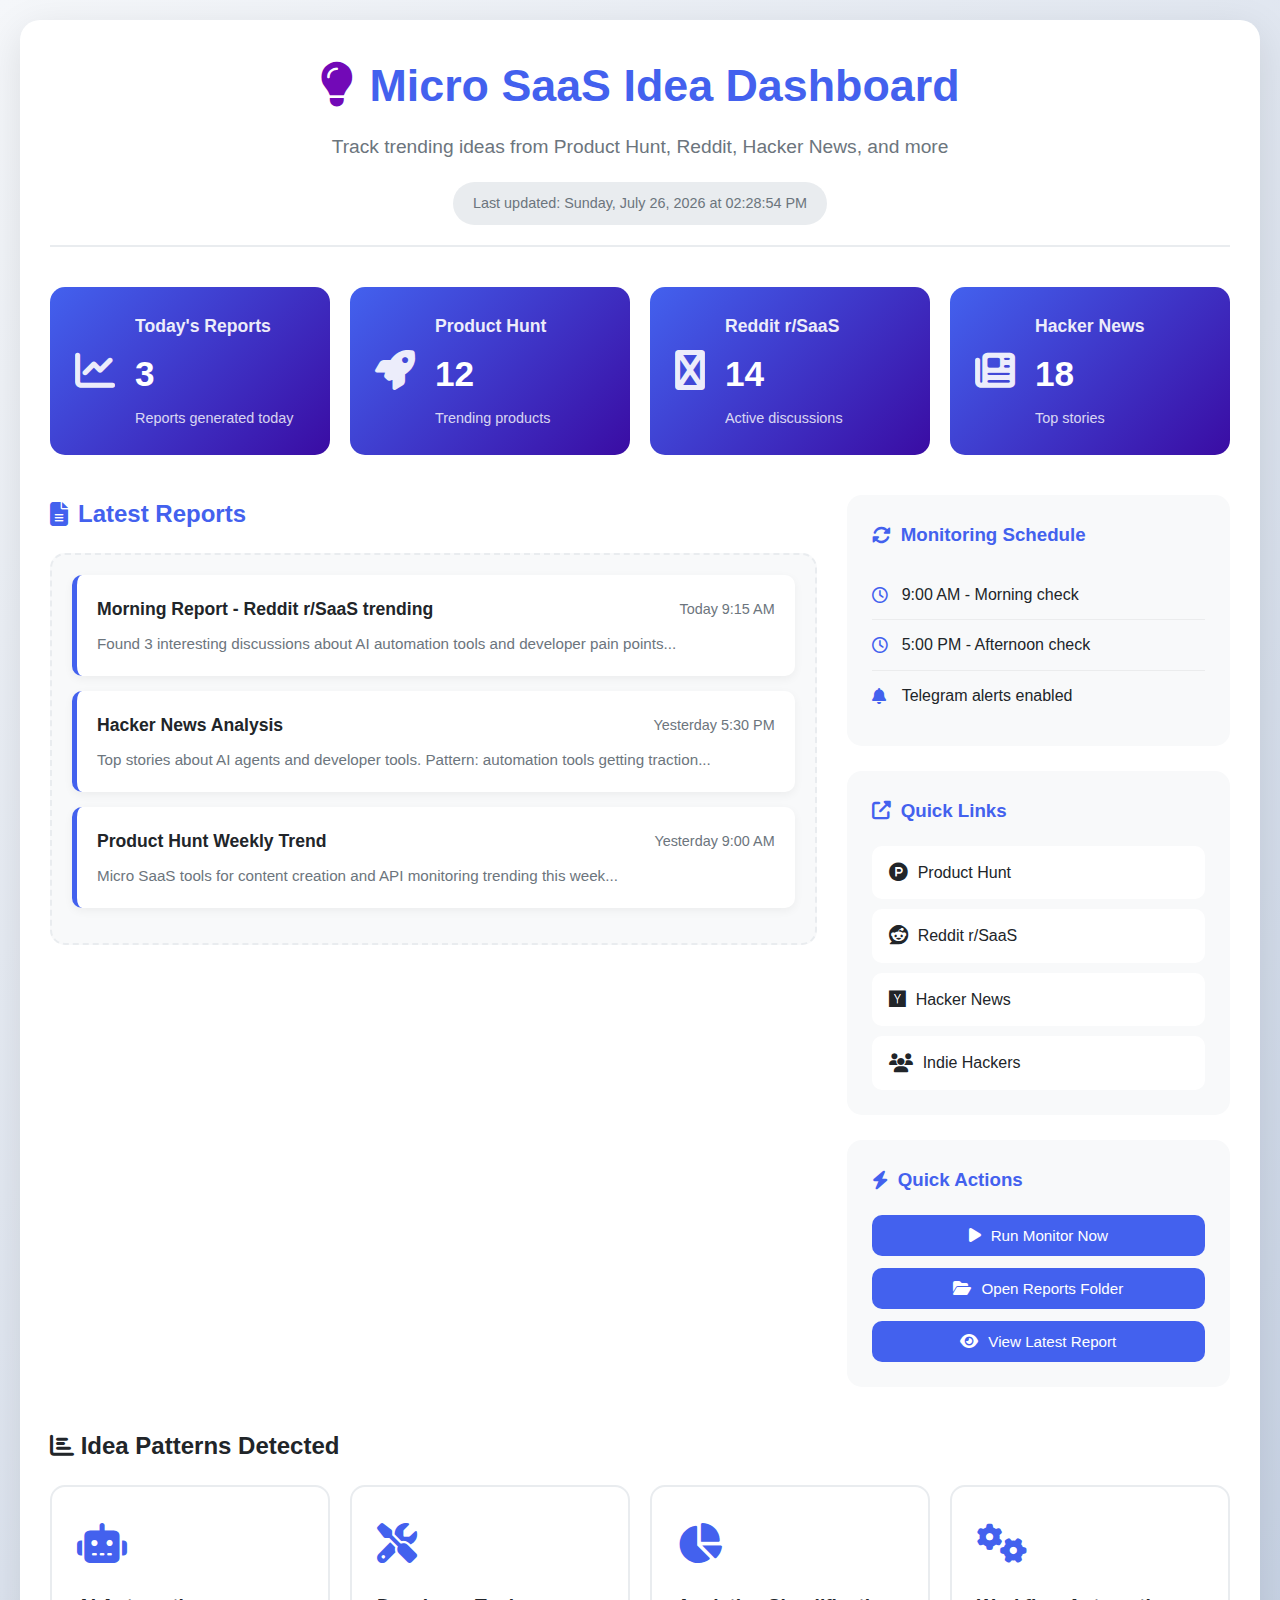
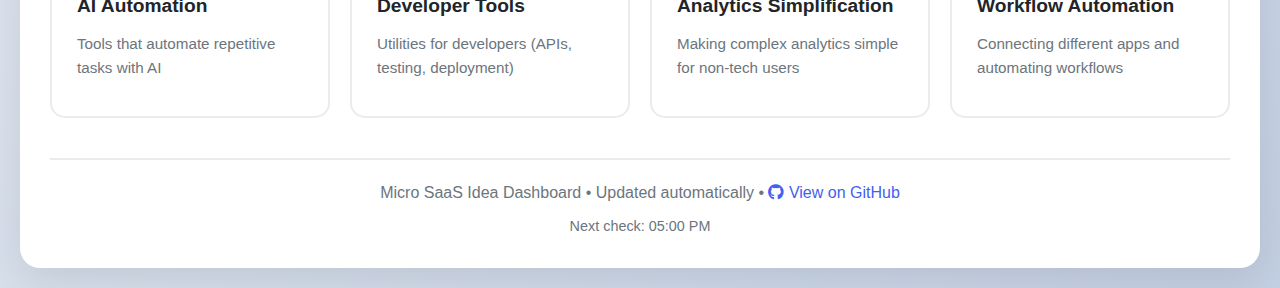
<file: dashboard.html>
<!DOCTYPE html>
<html lang="en">
<head>
    <meta charset="UTF-8">
    <meta name="viewport" content="width=device-width, initial-scale=1.0">
    <title>Micro SaaS Idea Dashboard</title>
    <link rel="stylesheet" href="style.css">
    <link rel="stylesheet" href="https://cdnjs.cloudflare.com/ajax/libs/font-awesome/6.4.0/css/all.min.css">
</head>
<body>
    <div class="container">
        <header>
            <h1><i class="fas fa-lightbulb"></i> Micro SaaS Idea Dashboard</h1>
            <p class="subtitle">Track trending ideas from Product Hunt, Reddit, Hacker News, and more</p>
            <div class="last-updated" id="lastUpdated">Loading...</div>
        </header>

        <div class="stats-grid">
            <div class="stat-card">
                <div class="stat-icon"><i class="fas fa-chart-line"></i></div>
                <div class="stat-content">
                    <h3>Today's Reports</h3>
                    <div class="stat-value" id="todayReports">0</div>
                    <div class="stat-desc">Reports generated today</div>
                </div>
            </div>
            
            <div class="stat-card">
                <div class="stat-icon"><i class="fas fa-rocket"></i></div>
                <div class="stat-content">
                    <h3>Product Hunt</h3>
                    <div class="stat-value" id="phCount">-</div>
                    <div class="stat-desc">Trending products</div>
                </div>
            </div>
            
            <div class="stat-card">
                <div class="stat-icon"><i class="fas fa-reddit"></i></div>
                <div class="stat-content">
                    <h3>Reddit r/SaaS</h3>
                    <div class="stat-value" id="redditCount">-</div>
                    <div class="stat-desc">Active discussions</div>
                </div>
            </div>
            
            <div class="stat-card">
                <div class="stat-icon"><i class="fas fa-newspaper"></i></div>
                <div class="stat-content">
                    <h3>Hacker News</h3>
                    <div class="stat-value" id="hnCount">-</div>
                    <div class="stat-desc">Top stories</div>
                </div>
            </div>
        </div>

        <div class="main-content">
            <div class="reports-section">
                <h2><i class="fas fa-file-alt"></i> Latest Reports</h2>
                <div class="reports-list" id="reportsList">
                    <div class="loading">Loading reports...</div>
                </div>
            </div>

            <div class="sidebar">
                <div class="source-card">
                    <h3><i class="fas fa-sync-alt"></i> Monitoring Schedule</h3>
                    <ul class="schedule-list">
                        <li><i class="far fa-clock"></i> 9:00 AM - Morning check</li>
                        <li><i class="far fa-clock"></i> 5:00 PM - Afternoon check</li>
                        <li><i class="fas fa-bell"></i> Telegram alerts enabled</li>
                    </ul>
                </div>

                <div class="source-card">
                    <h3><i class="fas fa-external-link-alt"></i> Quick Links</h3>
                    <div class="links">
                        <a href="https://www.producthunt.com" target="_blank" class="link-btn">
                            <i class="fab fa-product-hunt"></i> Product Hunt
                        </a>
                        <a href="https://www.reddit.com/r/SaaS" target="_blank" class="link-btn">
                            <i class="fab fa-reddit"></i> Reddit r/SaaS
                        </a>
                        <a href="https://news.ycombinator.com" target="_blank" class="link-btn">
                            <i class="fab fa-hacker-news"></i> Hacker News
                        </a>
                        <a href="https://www.indiehackers.com" target="_blank" class="link-btn">
                            <i class="fas fa-users"></i> Indie Hackers
                        </a>
                    </div>
                </div>

                <div class="source-card">
                    <h3><i class="fas fa-bolt"></i> Quick Actions</h3>
                    <div class="actions">
                        <button class="action-btn" onclick="runMonitor()">
                            <i class="fas fa-play"></i> Run Monitor Now
                        </button>
                        <button class="action-btn" onclick="openReportsFolder()">
                            <i class="fas fa-folder-open"></i> Open Reports Folder
                        </button>
                        <button class="action-btn" onclick="viewLatestReport()">
                            <i class="fas fa-eye"></i> View Latest Report
                        </button>
                    </div>
                </div>
            </div>
        </div>

        <div class="idea-patterns">
            <h2><i class="fas fa-chart-bar"></i> Idea Patterns Detected</h2>
            <div class="patterns-grid" id="patternsGrid">
                <div class="pattern-card">
                    <div class="pattern-icon"><i class="fas fa-robot"></i></div>
                    <h4>AI Automation</h4>
                    <p>Tools that automate repetitive tasks with AI</p>
                </div>
                <div class="pattern-card">
                    <div class="pattern-icon"><i class="fas fa-tools"></i></div>
                    <h4>Developer Tools</h4>
                    <p>Utilities for developers (APIs, testing, deployment)</p>
                </div>
                <div class="pattern-card">
                    <div class="pattern-icon"><i class="fas fa-chart-pie"></i></div>
                    <h4>Analytics Simplification</h4>
                    <p>Making complex analytics simple for non-tech users</p>
                </div>
                <div class="pattern-card">
                    <div class="pattern-icon"><i class="fas fa-cogs"></i></div>
                    <h4>Workflow Automation</h4>
                    <p>Connecting different apps and automating workflows</p>
                </div>
            </div>
        </div>

        <footer>
            <p>Micro SaaS Idea Dashboard • Updated automatically • 
                <a href="https://github.com/makis73/microsaas-idea-dashboard" target="_blank">
                    <i class="fab fa-github"></i> View on GitHub
                </a>
            </p>
            <p class="footer-note">Next check: <span id="nextCheck">-</span></p>
        </footer>
    </div>

    <script src="script.js"></script>
</body>
</html>
</file>
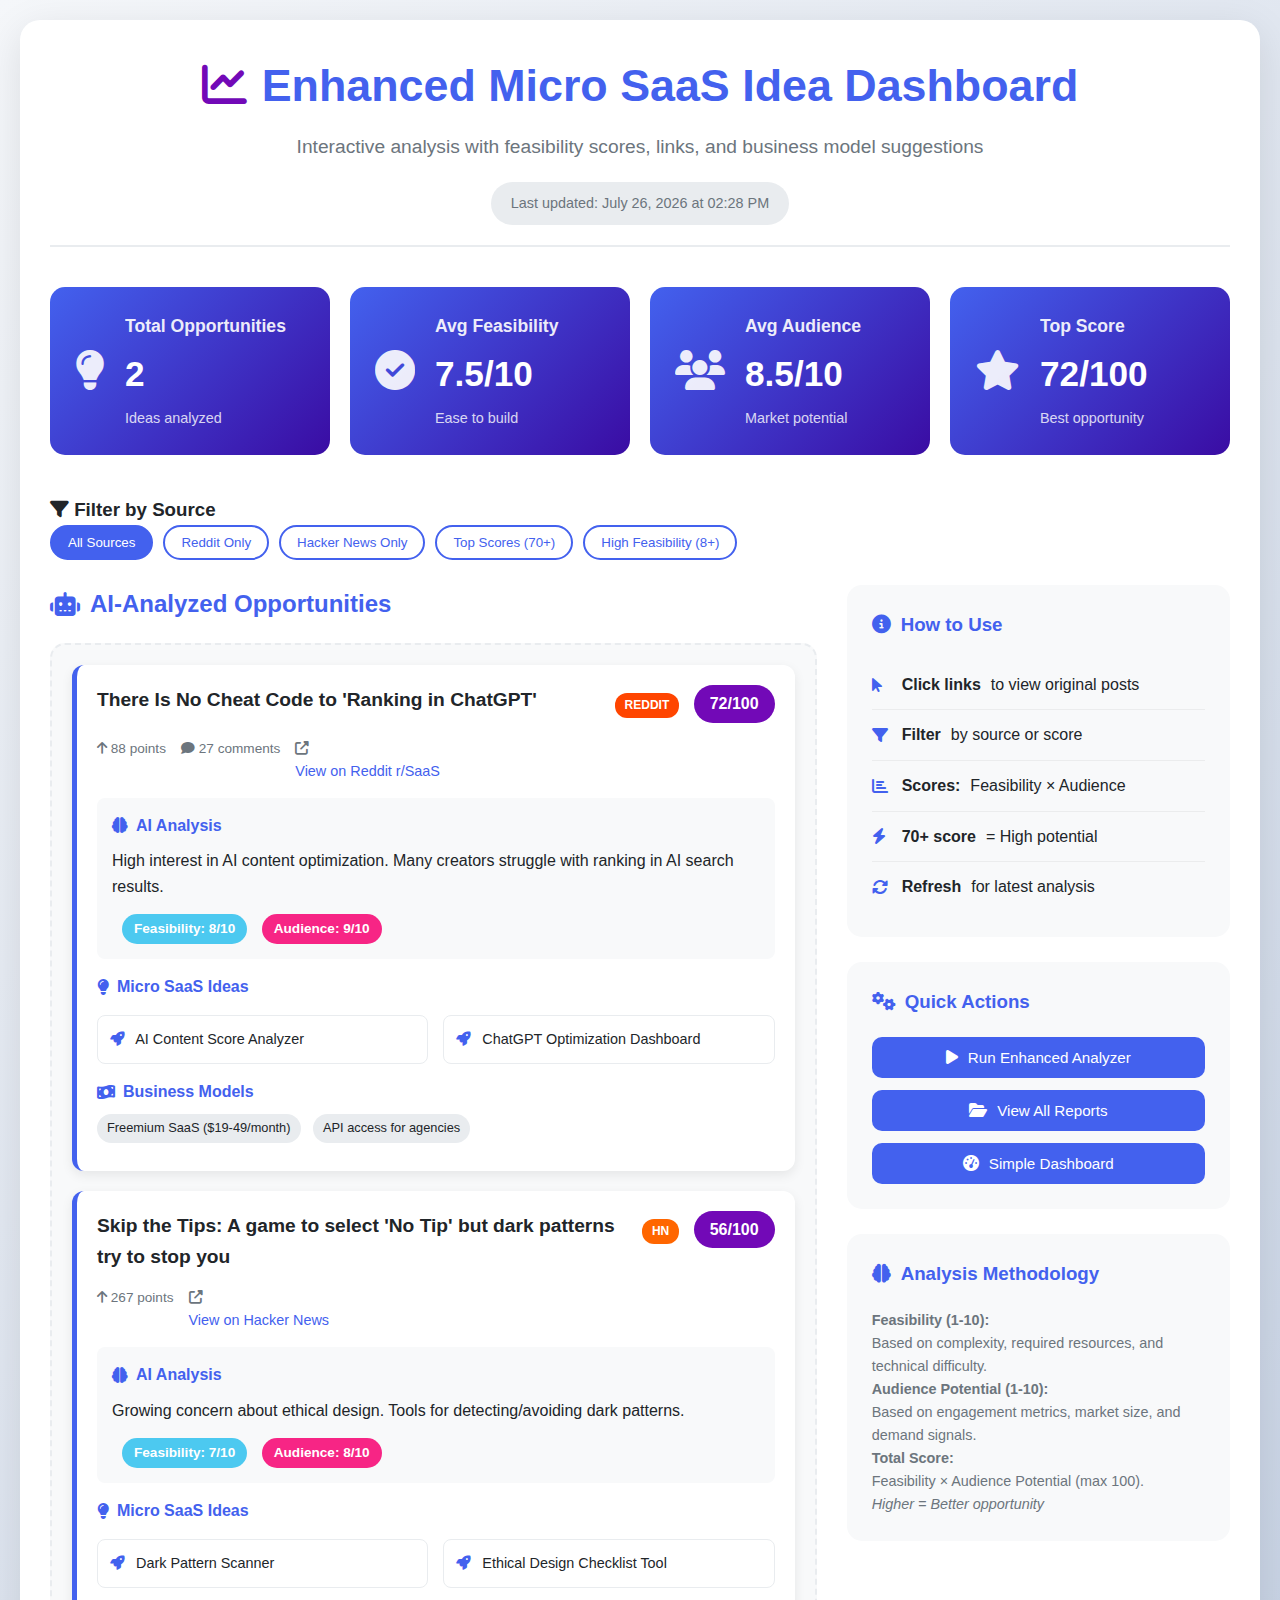
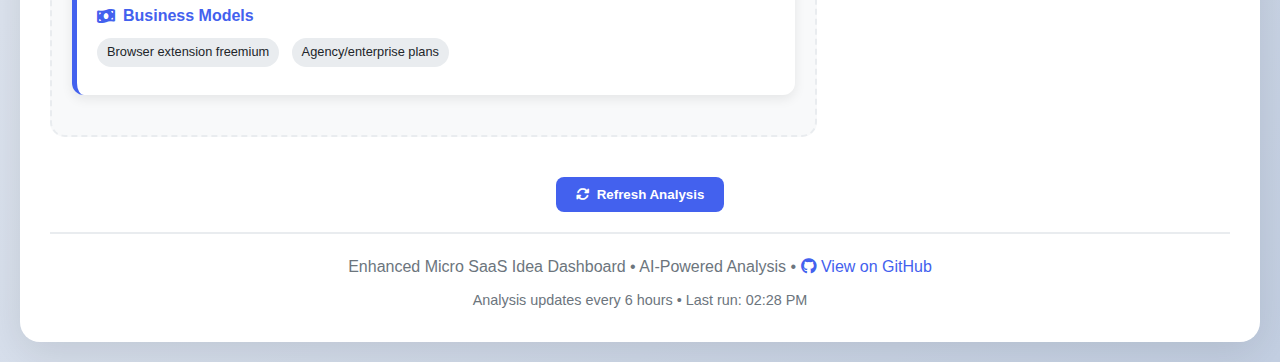
<file: enhanced_dashboard.html>
<!DOCTYPE html>
<html lang="en">
<head>
    <meta charset="UTF-8">
    <meta name="viewport" content="width=device-width, initial-scale=1.0">
    <title>Enhanced Micro SaaS Idea Dashboard</title>
    <link rel="stylesheet" href="style.css">
    <link rel="stylesheet" href="https://cdnjs.cloudflare.com/ajax/libs/font-awesome/6.4.0/css/all.min.css">
    <style>
        .idea-card {
            background: white;
            border-radius: 12px;
            padding: 20px;
            margin-bottom: 20px;
            box-shadow: 0 4px 12px rgba(0,0,0,0.08);
            border-left: 5px solid #4361ee;
            transition: transform 0.3s ease, box-shadow 0.3s ease;
        }
        
        .idea-card:hover {
            transform: translateY(-3px);
            box-shadow: 0 8px 20px rgba(0,0,0,0.12);
            border-left-color: #7209b7;
        }
        
        .idea-header {
            display: flex;
            justify-content: space-between;
            align-items: flex-start;
            margin-bottom: 15px;
        }
        
        .idea-title {
            font-size: 1.2rem;
            font-weight: 600;
            color: #212529;
            margin: 0;
            flex: 1;
        }
        
        .idea-link {
            color: #4361ee;
            text-decoration: none;
            font-size: 0.9rem;
            display: flex;
            align-items: center;
            gap: 5px;
        }
        
        .idea-link:hover {
            text-decoration: underline;
            color: #3a0ca3;
        }
        
        .score-badge {
            display: inline-block;
            padding: 4px 12px;
            border-radius: 20px;
            font-weight: 600;
            font-size: 0.85rem;
            margin-left: 10px;
        }
        
        .feasibility-badge {
            background: #4cc9f0;
            color: white;
        }
        
        .audience-badge {
            background: #f72585;
            color: white;
        }
        
        .total-score-badge {
            background: #7209b7;
            color: white;
            font-size: 1rem;
            padding: 6px 16px;
        }
        
        .analysis-section {
            background: #f8f9fa;
            padding: 15px;
            border-radius: 8px;
            margin: 15px 0;
        }
        
        .analysis-title {
            color: #4361ee;
            font-weight: 600;
            margin-bottom: 10px;
            display: flex;
            align-items: center;
            gap: 8px;
        }
        
        .ideas-grid {
            display: grid;
            grid-template-columns: repeat(auto-fill, minmax(250px, 1fr));
            gap: 15px;
            margin-top: 15px;
        }
        
        .idea-item {
            background: white;
            padding: 12px;
            border-radius: 8px;
            border: 1px solid #e9ecef;
            font-size: 0.9rem;
        }
        
        .business-model {
            display: inline-block;
            background: #e9ecef;
            padding: 4px 10px;
            border-radius: 15px;
            font-size: 0.8rem;
            margin-right: 8px;
            margin-bottom: 8px;
        }
        
        .source-tag {
            display: inline-block;
            padding: 3px 10px;
            border-radius: 12px;
            font-size: 0.75rem;
            font-weight: 600;
            text-transform: uppercase;
        }
        
        .reddit-tag {
            background: #ff4500;
            color: white;
        }
        
        .hn-tag {
            background: #ff6600;
            color: white;
        }
        
        .engagement {
            color: #6c757d;
            font-size: 0.85rem;
            margin-top: 10px;
            display: flex;
            gap: 15px;
        }
        
        .loading {
            text-align: center;
            padding: 40px;
            color: #6c757d;
        }
        
        .loading-spinner {
            border: 3px solid #f3f3f3;
            border-top: 3px solid #4361ee;
            border-radius: 50%;
            width: 40px;
            height: 40px;
            animation: spin 1s linear infinite;
            margin: 0 auto 15px;
        }
        
        @keyframes spin {
            0% { transform: rotate(0deg); }
            100% { transform: rotate(360deg); }
        }
        
        .filter-buttons {
            display: flex;
            gap: 10px;
            margin-bottom: 20px;
            flex-wrap: wrap;
        }
        
        .filter-btn {
            padding: 8px 16px;
            border: 2px solid #4361ee;
            background: white;
            color: #4361ee;
            border-radius: 20px;
            cursor: pointer;
            font-weight: 500;
            transition: all 0.3s ease;
        }
        
        .filter-btn.active {
            background: #4361ee;
            color: white;
        }
        
        .filter-btn:hover {
            background: #3a0ca3;
            color: white;
            border-color: #3a0ca3;
        }
        
        .source-filter {
            margin-bottom: 25px;
        }
        
        .no-data {
            text-align: center;
            padding: 40px;
            color: #6c757d;
            font-style: italic;
        }
        
        .refresh-btn {
            background: #4361ee;
            color: white;
            border: none;
            padding: 10px 20px;
            border-radius: 8px;
            cursor: pointer;
            font-weight: 600;
            display: flex;
            align-items: center;
            gap: 8px;
            margin: 20px auto;
        }
        
        .refresh-btn:hover {
            background: #3a0ca3;
        }
    </style>
</head>
<body>
    <div class="container">
        <header>
            <h1><i class="fas fa-chart-line"></i> Enhanced Micro SaaS Idea Dashboard</h1>
            <p class="subtitle">Interactive analysis with feasibility scores, links, and business model suggestions</p>
            <div class="last-updated" id="lastUpdated">Loading...</div>
        </header>

        <div class="stats-grid">
            <div class="stat-card">
                <div class="stat-icon"><i class="fas fa-lightbulb"></i></div>
                <div class="stat-content">
                    <h3>Total Opportunities</h3>
                    <div class="stat-value" id="totalOpportunities">0</div>
                    <div class="stat-desc">Ideas analyzed</div>
                </div>
            </div>
            
            <div class="stat-card">
                <div class="stat-icon"><i class="fas fa-check-circle"></i></div>
                <div class="stat-content">
                    <h3>Avg Feasibility</h3>
                    <div class="stat-value" id="avgFeasibility">0/10</div>
                    <div class="stat-desc">Ease to build</div>
                </div>
            </div>
            
            <div class="stat-card">
                <div class="stat-icon"><i class="fas fa-users"></i></div>
                <div class="stat-content">
                    <h3>Avg Audience</h3>
                    <div class="stat-value" id="avgAudience">0/10</div>
                    <div class="stat-desc">Market potential</div>
                </div>
            </div>
            
            <div class="stat-card">
                <div class="stat-icon"><i class="fas fa-star"></i></div>
                <div class="stat-content">
                    <h3>Top Score</h3>
                    <div class="stat-value" id="topScore">0/100</div>
                    <div class="stat-desc">Best opportunity</div>
                </div>
            </div>
        </div>

        <div class="source-filter">
            <h3><i class="fas fa-filter"></i> Filter by Source</h3>
            <div class="filter-buttons">
                <button class="filter-btn active" onclick="filterIdeas('all')">All Sources</button>
                <button class="filter-btn" onclick="filterIdeas('reddit')">Reddit Only</button>
                <button class="filter-btn" onclick="filterIdeas('hn')">Hacker News Only</button>
                <button class="filter-btn" onclick="filterIdeas('high-score')">Top Scores (70+)</button>
                <button class="filter-btn" onclick="filterIdeas('high-feasibility')">High Feasibility (8+)</button>
            </div>
        </div>

        <div class="main-content">
            <div class="reports-section">
                <h2><i class="fas fa-robot"></i> AI-Analyzed Opportunities</h2>
                <div id="ideasContainer" class="reports-list">
                    <div class="loading">
                        <div class="loading-spinner"></div>
                        <p>Loading analyzed ideas...</p>
                    </div>
                </div>
            </div>

            <div class="sidebar">
                <div class="source-card">
                    <h3><i class="fas fa-info-circle"></i> How to Use</h3>
                    <ul class="schedule-list">
                        <li><i class="fas fa-mouse-pointer"></i> <strong>Click links</strong> to view original posts</li>
                        <li><i class="fas fa-filter"></i> <strong>Filter</strong> by source or score</li>
                        <li><i class="fas fa-chart-bar"></i> <strong>Scores:</strong> Feasibility × Audience</li>
                        <li><i class="fas fa-bolt"></i> <strong>70+ score</strong> = High potential</li>
                        <li><i class="fas fa-sync-alt"></i> <strong>Refresh</strong> for latest analysis</li>
                    </ul>
                </div>

                <div class="source-card">
                    <h3><i class="fas fa-cogs"></i> Quick Actions</h3>
                    <div class="actions">
                        <button class="action-btn" onclick="runEnhancedAnalyzer()">
                            <i class="fas fa-play"></i> Run Enhanced Analyzer
                        </button>
                        <button class="action-btn" onclick="viewAllReports()">
                            <i class="fas fa-folder-open"></i> View All Reports
                        </button>
                        <button class="action-btn" onclick="openSimpleDashboard()">
                            <i class="fas fa-tachometer-alt"></i> Simple Dashboard
                        </button>
                    </div>
                </div>

                <div class="source-card">
                    <h3><i class="fas fa-brain"></i> Analysis Methodology</h3>
                    <div style="font-size: 0.9rem; color: #6c757d;">
                        <p><strong>Feasibility (1-10):</strong><br>
                        Based on complexity, required resources, and technical difficulty.</p>
                        
                        <p><strong>Audience Potential (1-10):</strong><br>
                        Based on engagement metrics, market size, and demand signals.</p>
                        
                        <p><strong>Total Score:</strong><br>
                        Feasibility × Audience Potential (max 100).<br>
                        <em>Higher = Better opportunity</em></p>
                    </div>
                </div>
            </div>
        </div>

        <button class="refresh-btn" onclick="loadEnhancedAnalysis()">
            <i class="fas fa-sync-alt"></i> Refresh Analysis
        </button>

        <footer>
            <p>Enhanced Micro SaaS Idea Dashboard • AI-Powered Analysis • 
                <a href="https://github.com/makis73/microsaas-idea-dashboard" target="_blank">
                    <i class="fab fa-github"></i> View on GitHub
                </a>
            </p>
            <p class="footer-note">Analysis updates every 6 hours • Last run: <span id="lastRunTime">-</span></p>
        </footer>
    </div>

    <script>
        let allIdeas = [];
        let currentFilter = 'all';
        
        document.addEventListener('DOMContentLoaded', function() {
            updateLastUpdated();
            loadEnhancedAnalysis();
            
            // Auto-refresh every 5 minutes
            setInterval(loadEnhancedAnalysis, 300000);
        });
        
        function updateLastUpdated() {
            const now = new Date();
            const options = { 
                year: 'numeric', 
                month: 'long', 
                day: 'numeric',
                hour: '2-digit',
                minute: '2-digit'
            };
            document.getElementById('lastUpdated').textContent = 
                `Last updated: ${now.toLocaleDateString('en-US', options)}`;
        }
        
        async function loadEnhancedAnalysis() {
            const container = document.getElementById('ideasContainer');
            container.innerHTML = `
                <div class="loading">
                    <div class="loading-spinner"></div>
                    <p>Loading analyzed ideas...</p>
                </div>
            `;
            
            try {
                // Try to load the latest JSON report
                const response = await fetch('enhanced_reports/latest.json');
                if (!response.ok) {
                    throw new Error('No enhanced reports found');
                }
                
                const data = await response.json();
                displayAnalysis(data);
                
            } catch (error) {
                console.log('No enhanced reports found, using sample data');
                await loadSampleData();
            }
        }
        
        async function loadSampleData() {
            // For now, use sample data
            const sampleData = {
                generated_at: new Date().toISOString(),
                reddit_posts: [
                    {
                        title: "There Is No Cheat Code to 'Ranking in ChatGPT'",
                        reddit_url: "https://www.reddit.com/r/SaaS/comments/example",
                        score: 88,
                        comments: 27,
                        analysis: "High interest in AI content optimization. Many creators struggle with ranking in AI search results.",
                        feasibility: 8,
                        audience_potential: 9,
                        business_model_suggestions: ["Freemium SaaS ($19-49/month)", "API access for agencies"],
                        micro_saas_ideas: ["AI Content Score Analyzer", "ChatGPT Optimization Dashboard"]
                    }
                ],
                hn_stories: [
                    {
                        title: "Skip the Tips: A game to select 'No Tip' but dark patterns try to stop you",
                        hn_url: "https://news.ycombinator.com/item?id=46997519",
                        score: 267,
                        analysis: "Growing concern about ethical design. Tools for detecting/avoiding dark patterns.",
                        feasibility: 7,
                        audience_potential: 8,
                        business_model_suggestions: ["Browser extension freemium", "Agency/enterprise plans"],
                        micro_saas_ideas: ["Dark Pattern Scanner", "Ethical Design Checklist Tool"]
                    }
                ],
                summary: {
                    total_opportunities: 2,
                    avg_feasibility: 7.5,
                    avg_audience_potential: 8.5
                }
            };
            
            displayAnalysis(sampleData);
        }
        
        function displayAnalysis(data) {
            // Update stats
            document.getElementById('totalOpportunities').textContent = data.summary.total_opportunities;
            document.getElementById('avgFeasibility').textContent = data.summary.avg_feasibility.toFixed(1) + '/10';
            document.getElementById('avgAudience').textContent = data.summary.avg_audience_potential.toFixed(1) + '/10';
            
            // Calculate top score
            allIdeas = [...data.reddit_posts, ...data.hn_stories];
            if (allIdeas.length > 0) {
                const topScore = Math.max(...allIdeas.map(idea => idea.feasibility * idea.audience_potential));
                document.getElementById('topScore').textContent = topScore + '/100';
            }
            
            document.getElementById('lastRunTime').textContent = new Date(data.generated_at).toLocaleTimeString([], {hour: '2-digit', minute:'2-digit'});
            
            // Display ideas
            renderIdeas(allIdeas);
        }
        
        function renderIdeas(ideas) {
            const container = document.getElementById('ideasContainer');
            
            if (ideas.length === 0) {
                container.innerHTML = `
                    <div class="no-data">
                        <i class="fas fa-search" style="font-size: 3rem; color: #6c757d; margin-bottom: 15px;"></i>
                        <h3>No ideas found</h3>
                        <p>Run the enhanced analyzer to generate ideas.</p>
                        <button class="refresh-btn" onclick="runEnhancedAnalyzer()">
                            <i class="fas fa-play"></i> Run Enhanced Analyzer
                        </button>
                    </div>
                `;
                return;
            }
            
            // Filter ideas based on current filter
            let filteredIdeas = ideas;
            if (currentFilter === 'reddit') {
                filteredIdeas = ideas.filter(idea => idea.reddit_url);
            } else if (currentFilter === 'hn') {
                filteredIdeas = ideas.filter(idea => idea.hn_url);
            } else if (currentFilter === 'high-score') {
                filteredIdeas = ideas.filter(idea => (idea.feasibility * idea.audience_potential) >= 70);
            } else if (currentFilter === 'high-feasibility') {
                filteredIdeas = ideas.filter(idea => idea.feasibility >= 8);
            }
            
            container.innerHTML = '';
            
            filteredIdeas.forEach((idea, index) => {
                const totalScore = idea.feasibility * idea.audience_potential;
                const ideaElement = document.createElement('div');
                ideaElement.className = 'idea-card';
                ideaElement.id = `idea-${index}`;
                
                let sourceTag = '';
                let link = '';
                let sourceText = '';
                
                if (idea.reddit_url) {
                    sourceTag = '<span class="source-tag reddit-tag">Reddit</span>';
                    link = idea.reddit_url;
                    sourceText = 'Reddit r/SaaS';
                } else {
                    sourceTag = '<span class="source-tag hn-tag">HN</span>';
                    link = idea.hn_url;
                    sourceText = 'Hacker News';
                }
                
                ideaElement.innerHTML = `
                    <div class="idea-header">
                        <h3 class="idea-title">${idea.title}</h3>
                        <div>
                            ${sourceTag}
                            <span class="score-badge total-score-badge">${totalScore}/100</span>
                        </div>
                    </div>
                    
                    <div class="engagement">
                        <span><i class="fas fa-arrow-up"></i> ${idea.score || idea.comments || 0} points</span>
                        ${idea.comments ? `<span><i class="fas fa-comment"></i> ${idea.comments} comments</span>` : ''}
                        <span><i class="fas fa-external-link-alt"></i> <a href="${link}" target="_blank" class="idea-link">View on ${sourceText}</a></span>
                    </div>
                    
                    <div class="analysis-section">
                        <div class="analysis-title">
                            <i class="fas fa-brain"></i> AI Analysis
                        </div>
                        <p>${idea.analysis}</p>
                        
                        <div style="margin-top: 15px;">
                            <span class="score-badge feasibility-badge">Feasibility: ${idea.feasibility}/10</span>
                            <span class="score-badge audience-badge">Audience: ${idea.audience_potential}/10</span>
                        </div>
                    </div>
                    
                    <div style="margin-top: 15px;">
                        <div class="analysis-title">
                            <i class="fas fa-lightbulb"></i> Micro SaaS Ideas
                        </div>
                        <div class="ideas-grid">
                            ${idea.micro_saas_ideas.map(saasIdea => `
                                <div class="idea-item">
                                    <i class="fas fa-rocket" style="color: #4361ee; margin-right: 8px;"></i>
                                    ${saasIdea}
                                </div>
                            `).join('')}
                        </div>
                    </div>
                    
                    <div style="margin-top: 15px;">
                        <div class="analysis-title">
                            <i class="fas fa-money-bill-wave"></i> Business Models
                        </div>
                        <div>
                            ${idea.business_model_suggestions.map(model => `
                                <span class="business-model">${model}</span>
                            `).join('')}
                        </div>
                    </div>
                `;
                
                container.appendChild(ideaElement);
            });
            
            // Update filter button states
            updateFilterButtons();
        }
        
        function filterIdeas(filterType) {
            currentFilter = filterType;
            renderIdeas(allIdeas);
        }
        
        function updateFilterButtons() {
            document.querySelectorAll('.filter-btn').forEach(btn => {
                btn.classList.remove('active');
                if (btn.textContent.toLowerCase().includes(currentFilter.replace('-', ' '))) {
                    btn.classList.add('active');
                } else if (currentFilter === 'all' && btn.textContent.includes('All Sources')) {
                    btn.classList.add('active');
                }
            });
        }
        
        function runEnhancedAnalyzer() {
            alert('Running enhanced analyzer... This will take a moment.');
            // In a real implementation, this would trigger a backend process
            console.log('Would run enhanced analyzer');
            loadEnhancedAnalysis();
        }
        
        function viewAllReports() {
            alert('Opening reports directory...');
            // In a real implementation, this would open the file explorer
            console.log('Would open enhanced_reports/ directory');
        }
        
        function openSimpleDashboard() {
            window.location.href = 'dashboard.html';
        }
        
        // Keyboard shortcuts
        document.addEventListener('keydown', function(e) {
            if (e.ctrlKey && e.key === 'r') {
                e.preventDefault();
                runEnhancedAnalyzer();
            }
            if (e.ctrlKey && e.key === 'f') {
                e.preventDefault();
                document.querySelector('.filter-btn').focus();
            }
        });
    </script>
</body>
</html>
</file>
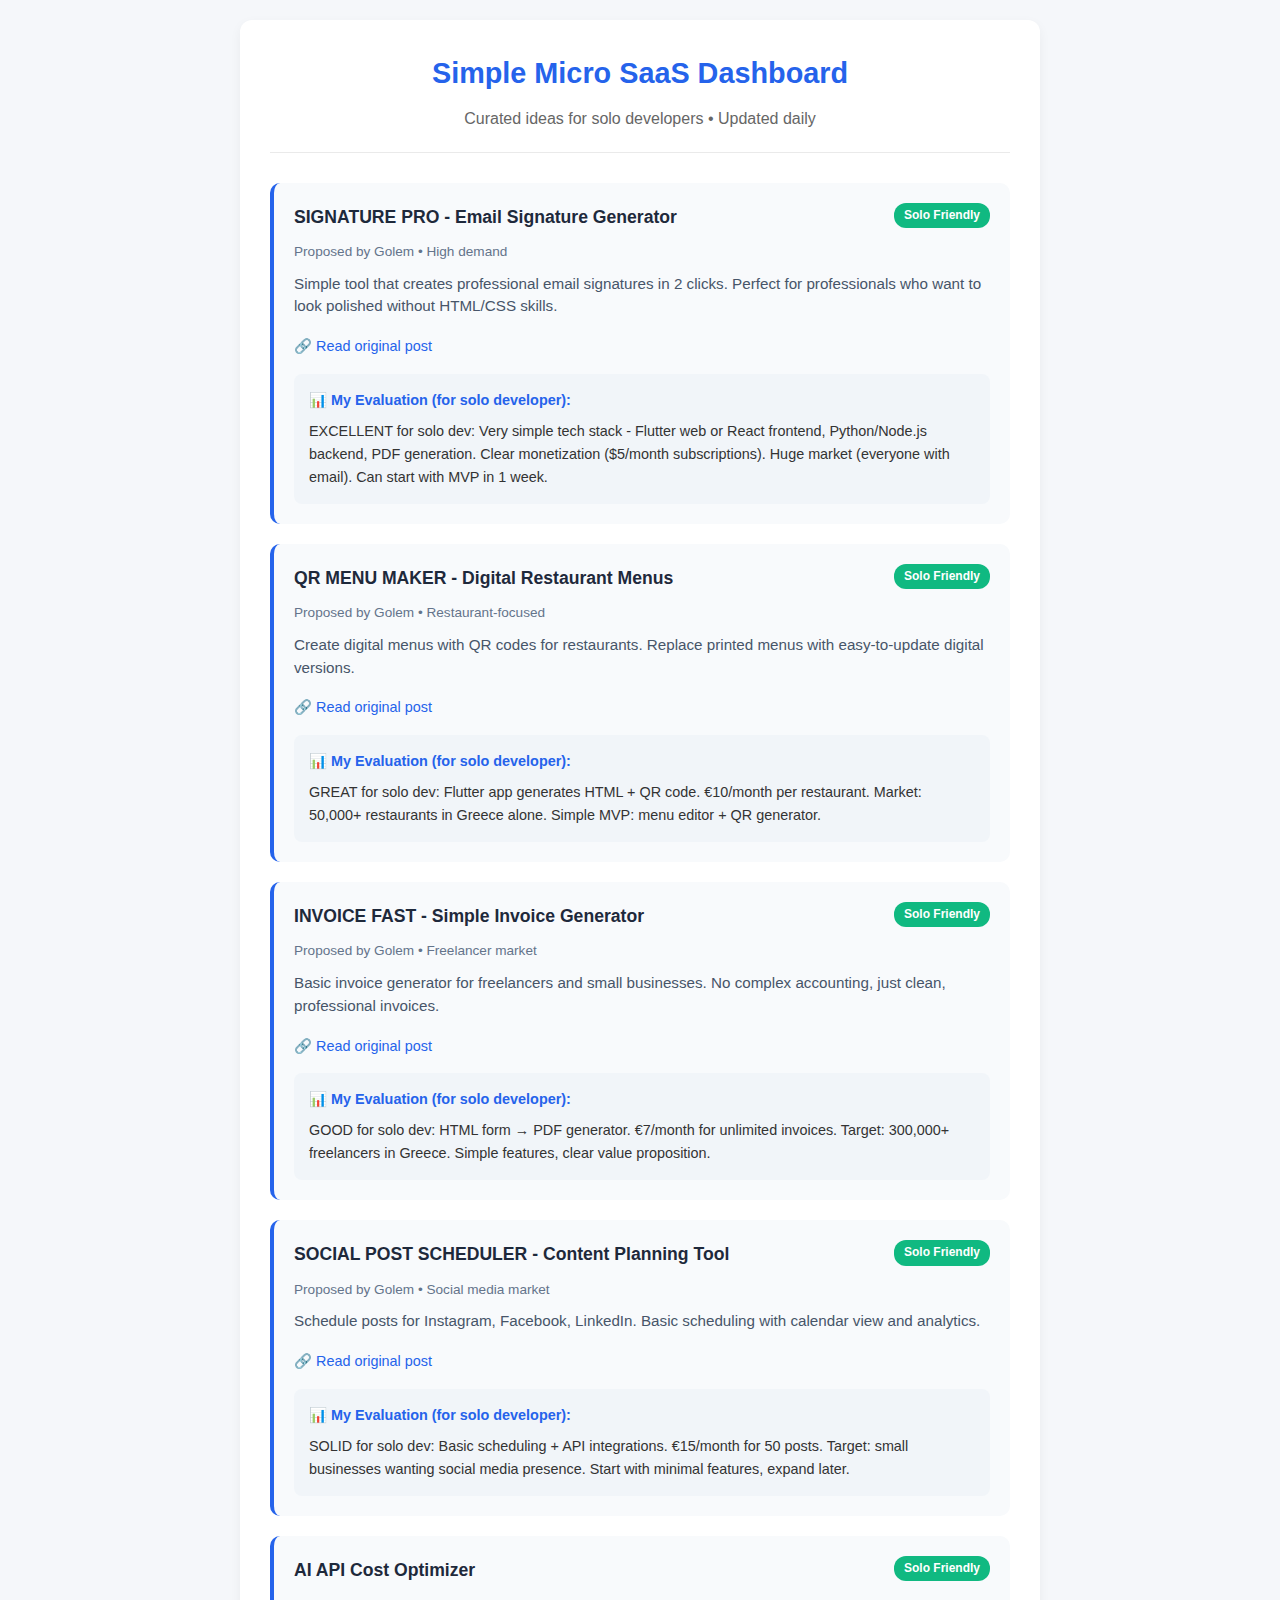
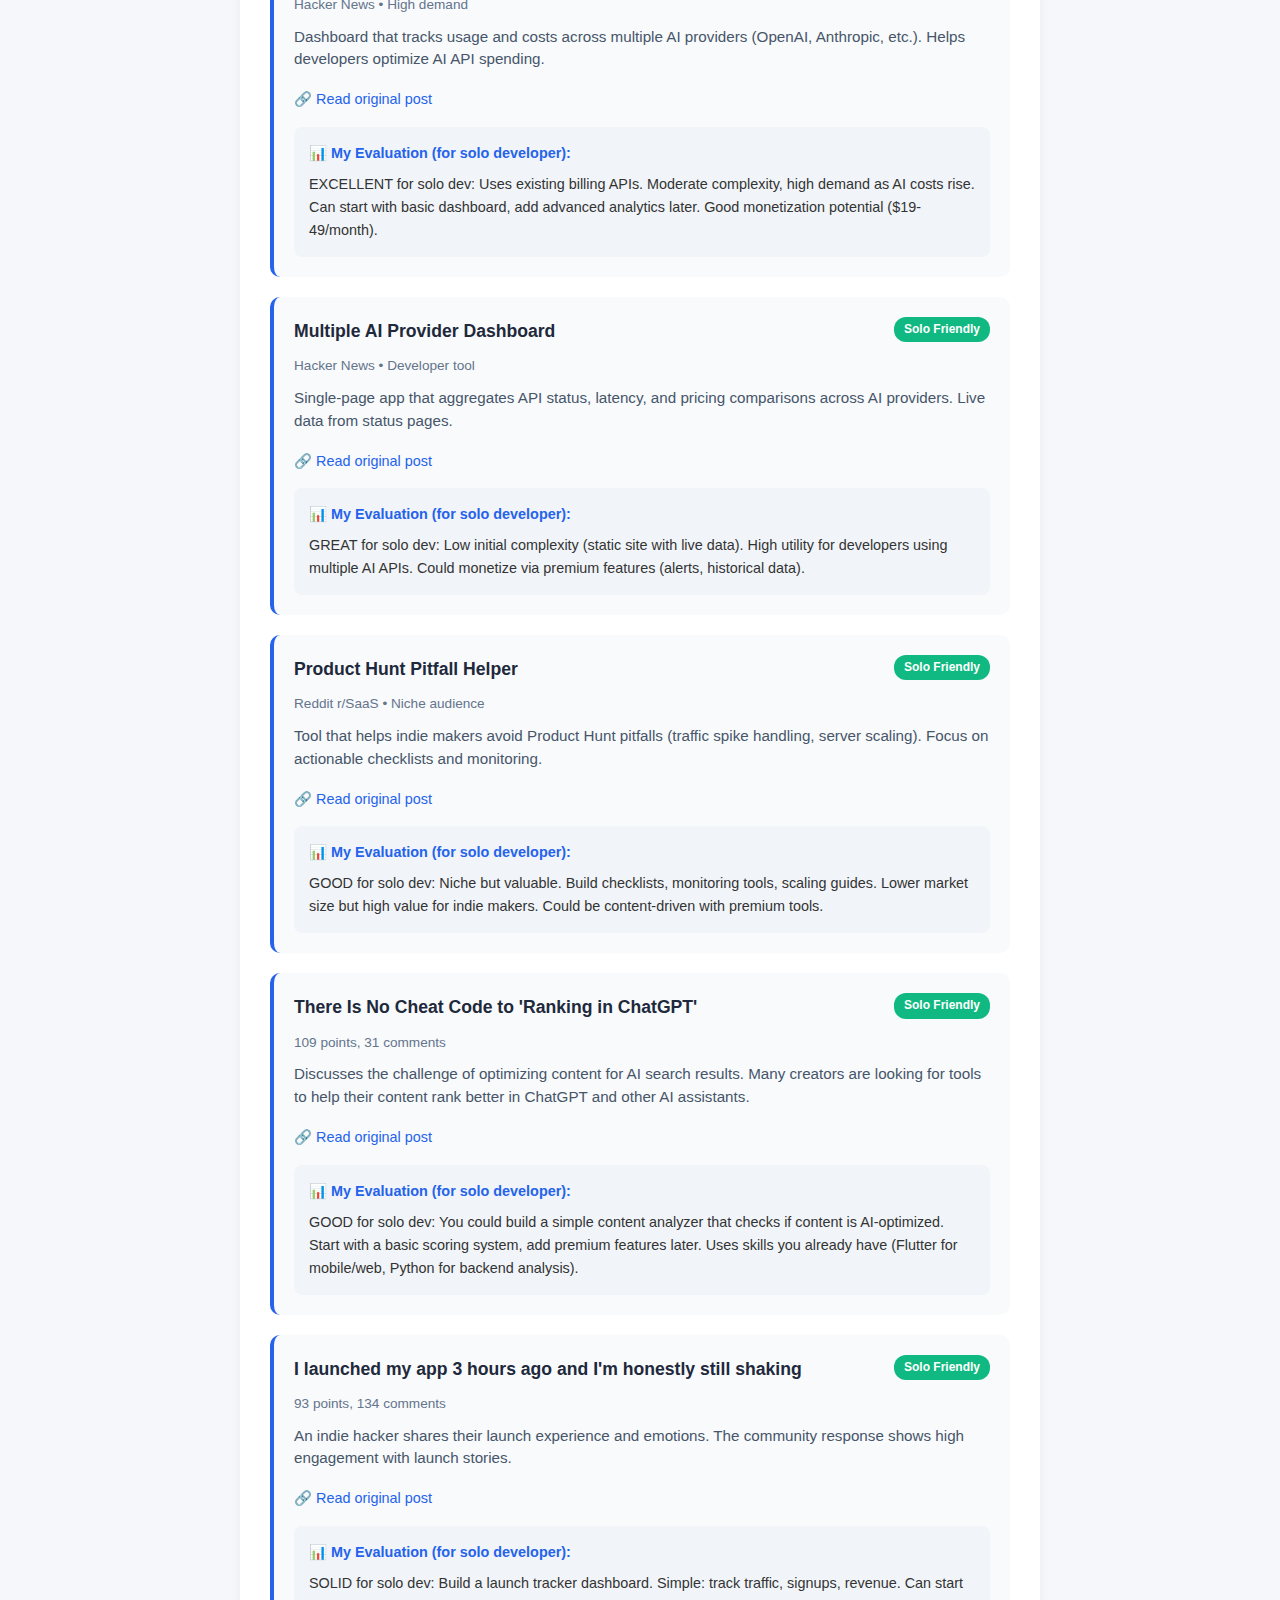
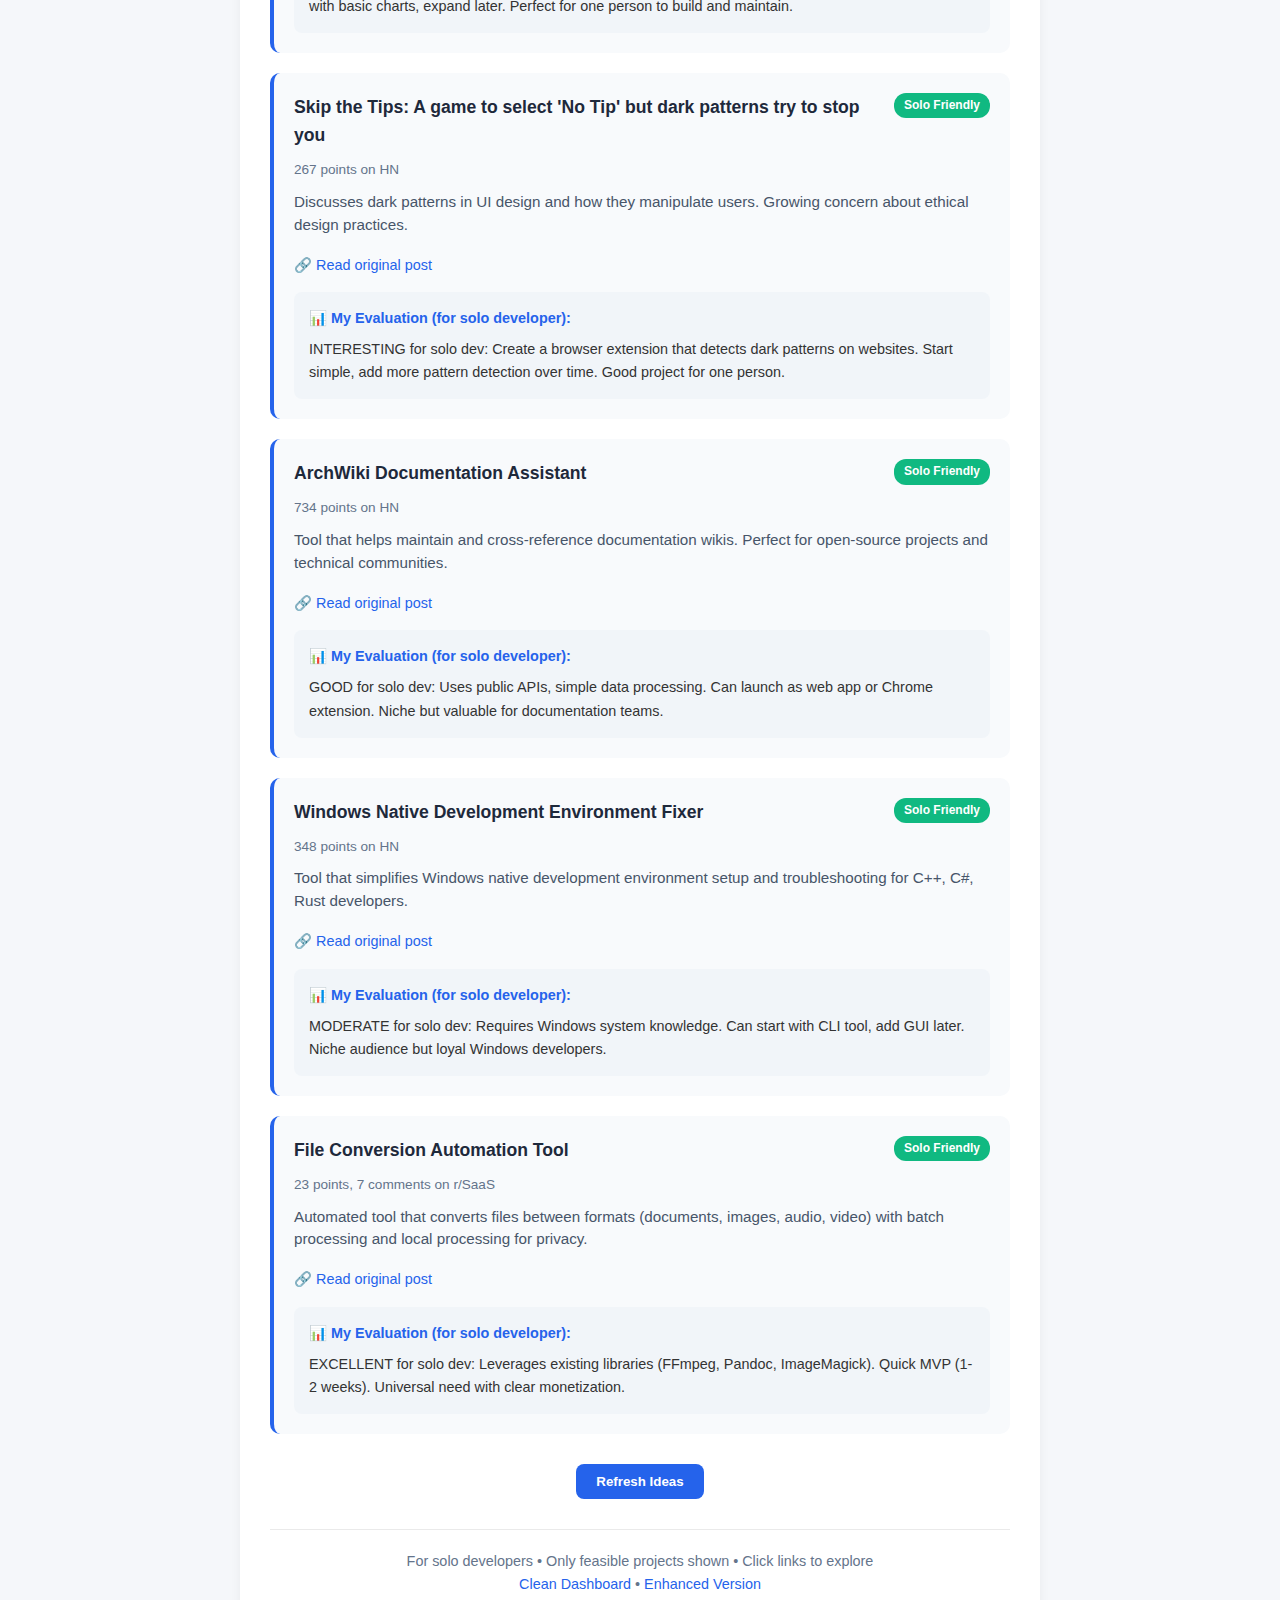
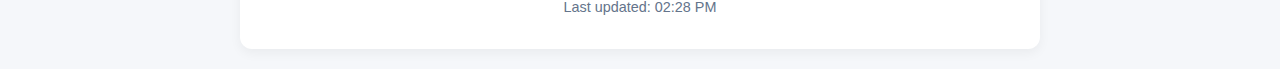
<file: simple_dashboard.html>
<!DOCTYPE html>
<html lang="en">
<head>
    <meta charset="UTF-8">
    <meta name="viewport" content="width=device-width, initial-scale=1.0">
    <title>Simple Micro SaaS Dashboard</title>
    <style>
        * {
            margin: 0;
            padding: 0;
            box-sizing: border-box;
        }
        
        body {
            font-family: -apple-system, BlinkMacSystemFont, 'Segoe UI', Roboto, sans-serif;
            background: #f5f7fa;
            color: #333;
            line-height: 1.6;
            padding: 20px;
        }
        
        .container {
            max-width: 800px;
            margin: 0 auto;
            background: white;
            border-radius: 12px;
            padding: 30px;
            box-shadow: 0 4px 12px rgba(0,0,0,0.05);
        }
        
        header {
            text-align: center;
            margin-bottom: 30px;
            padding-bottom: 20px;
            border-bottom: 1px solid #eaeaea;
        }
        
        h1 {
            color: #2563eb;
            font-size: 1.8rem;
            margin-bottom: 10px;
        }
        
        .subtitle {
            color: #666;
            font-size: 1rem;
        }
        
        .post {
            background: #f8fafc;
            border-radius: 10px;
            padding: 20px;
            margin-bottom: 20px;
            border-left: 4px solid #2563eb;
        }
        
        .post-header {
            display: flex;
            justify-content: space-between;
            align-items: flex-start;
            margin-bottom: 10px;
        }
        
        .post-title {
            font-size: 1.1rem;
            font-weight: 600;
            color: #1e293b;
            flex: 1;
        }
        
        .post-link {
            color: #2563eb;
            text-decoration: none;
            font-size: 0.9rem;
            display: inline-flex;
            align-items: center;
            gap: 5px;
        }
        
        .post-link:hover {
            text-decoration: underline;
        }
        
        .post-summary {
            color: #475569;
            font-size: 0.95rem;
            margin-bottom: 15px;
            line-height: 1.5;
        }
        
        .my-evaluation {
            background: #f1f5f9;
            padding: 15px;
            border-radius: 8px;
            margin-top: 15px;
            font-size: 0.9rem;
        }
        
        .evaluation-title {
            color: #2563eb;
            font-weight: 600;
            margin-bottom: 8px;
            display: flex;
            align-items: center;
            gap: 8px;
        }
        
        .solo-badge {
            display: inline-block;
            background: #10b981;
            color: white;
            padding: 3px 10px;
            border-radius: 12px;
            font-size: 0.75rem;
            font-weight: 600;
            margin-left: 10px;
        }
        
        .engagement {
            color: #64748b;
            font-size: 0.85rem;
            margin-bottom: 10px;
        }
        
        .refresh-btn {
            background: #2563eb;
            color: white;
            border: none;
            padding: 10px 20px;
            border-radius: 8px;
            cursor: pointer;
            font-weight: 600;
            display: block;
            margin: 30px auto 0;
        }
        
        .refresh-btn:hover {
            background: #1d4ed8;
        }
        
        footer {
            text-align: center;
            margin-top: 30px;
            padding-top: 20px;
            border-top: 1px solid #eaeaea;
            color: #64748b;
            font-size: 0.9rem;
        }
        
        .footer-link {
            color: #2563eb;
            text-decoration: none;
        }
        
        .footer-link:hover {
            text-decoration: underline;
        }
        
        .no-posts {
            text-align: center;
            padding: 40px;
            color: #64748b;
            font-style: italic;
        }
        
        .loading {
            text-align: center;
            padding: 40px;
            color: #64748b;
        }
        
        .loading-spinner {
            border: 3px solid #f3f3f3;
            border-top: 3px solid #2563eb;
            border-radius: 50%;
            width: 40px;
            height: 40px;
            animation: spin 1s linear infinite;
            margin: 0 auto 15px;
        }
        
        @keyframes spin {
            0% { transform: rotate(0deg); }
            100% { transform: rotate(360deg); }
        }
    </style>
</head>
<body>
    <div class="container">
        <header>
            <h1>Simple Micro SaaS Dashboard</h1>
            <p class="subtitle">Curated ideas for solo developers • Updated daily</p>
        </header>

        <div id="postsContainer">
            <div class="loading">
                <div class="loading-spinner"></div>
                <p>Loading curated micro SaaS ideas...</p>
            </div>
        </div>

        <button class="refresh-btn" onclick="loadPosts()">Refresh Ideas</button>

        <footer>
            <p>For solo developers • Only feasible projects shown • Click links to explore</p>
            <p>
                <a href="clean_dashboard.html" class="footer-link">Clean Dashboard</a> • 
                <a href="enhanced_dashboard.html" class="footer-link">Enhanced Version</a>
            </p>
            <p>Last updated: <span id="lastUpdated">-</span></p>
        </footer>
    </div>

    <script>
        // Curated posts specifically for solo developers
        const curatedPosts = [
            {
                title: "SIGNATURE PRO - Email Signature Generator",
                link: "https://github.com/makis73/microsaas-idea-dashboard/blob/main/ideas/email-signature.md",
                summary: "Simple tool that creates professional email signatures in 2 clicks. Perfect for professionals who want to look polished without HTML/CSS skills.",
                evaluation: "EXCELLENT for solo dev: Very simple tech stack - Flutter web or React frontend, Python/Node.js backend, PDF generation. Clear monetization ($5/month subscriptions). Huge market (everyone with email). Can start with MVP in 1 week.",
                engagement: "Proposed by Golem • High demand",
                soloFriendly: true
            },
            {
                title: "QR MENU MAKER - Digital Restaurant Menus",
                link: "https://github.com/makis73/microsaas-idea-dashboard/blob/main/ideas/qr-menu.md",
                summary: "Create digital menus with QR codes for restaurants. Replace printed menus with easy-to-update digital versions.",
                evaluation: "GREAT for solo dev: Flutter app generates HTML + QR code. €10/month per restaurant. Market: 50,000+ restaurants in Greece alone. Simple MVP: menu editor + QR generator.",
                engagement: "Proposed by Golem • Restaurant-focused",
                soloFriendly: true
            },
            {
                title: "INVOICE FAST - Simple Invoice Generator",
                link: "https://github.com/makis73/microsaas-idea-dashboard/blob/main/ideas/invoice-fast.md",
                summary: "Basic invoice generator for freelancers and small businesses. No complex accounting, just clean, professional invoices.",
                evaluation: "GOOD for solo dev: HTML form → PDF generator. €7/month for unlimited invoices. Target: 300,000+ freelancers in Greece. Simple features, clear value proposition.",
                engagement: "Proposed by Golem • Freelancer market",
                soloFriendly: true
            },
            {
                title: "SOCIAL POST SCHEDULER - Content Planning Tool",
                link: "https://github.com/makis73/microsaas-idea-dashboard/blob/main/ideas/social-scheduler.md",
                summary: "Schedule posts for Instagram, Facebook, LinkedIn. Basic scheduling with calendar view and analytics.",
                evaluation: "SOLID for solo dev: Basic scheduling + API integrations. €15/month for 50 posts. Target: small businesses wanting social media presence. Start with minimal features, expand later.",
                engagement: "Proposed by Golem • Social media market",
                soloFriendly: true
            },
            {
                title: "AI API Cost Optimizer",
                link: "https://github.com/makis73/microsaas-idea-dashboard/blob/main/ideas/ai-api-cost-optimizer.md",
                summary: "Dashboard that tracks usage and costs across multiple AI providers (OpenAI, Anthropic, etc.). Helps developers optimize AI API spending.",
                evaluation: "EXCELLENT for solo dev: Uses existing billing APIs. Moderate complexity, high demand as AI costs rise. Can start with basic dashboard, add advanced analytics later. Good monetization potential ($19-49/month).",
                engagement: "Hacker News • High demand",
                soloFriendly: true
            },
            {
                title: "Multiple AI Provider Dashboard",
                link: "https://github.com/makis73/microsaas-idea-dashboard/blob/main/ideas/ai-provider-dashboard.md",
                summary: "Single-page app that aggregates API status, latency, and pricing comparisons across AI providers. Live data from status pages.",
                evaluation: "GREAT for solo dev: Low initial complexity (static site with live data). High utility for developers using multiple AI APIs. Could monetize via premium features (alerts, historical data).",
                engagement: "Hacker News • Developer tool",
                soloFriendly: true
            },
            {
                title: "Product Hunt Pitfall Helper",
                link: "https://github.com/makis73/microsaas-idea-dashboard/blob/main/ideas/product-hunt-helper.md",
                summary: "Tool that helps indie makers avoid Product Hunt pitfalls (traffic spike handling, server scaling). Focus on actionable checklists and monitoring.",
                evaluation: "GOOD for solo dev: Niche but valuable. Build checklists, monitoring tools, scaling guides. Lower market size but high value for indie makers. Could be content-driven with premium tools.",
                engagement: "Reddit r/SaaS • Niche audience",
                soloFriendly: true
            },
            {
                title: "There Is No Cheat Code to 'Ranking in ChatGPT'",
                link: "https://www.reddit.com/r/SaaS/comments/1r2sj69/there_is_no_cheat_code_to_ranking_in_chatgpt/",
                summary: "Discusses the challenge of optimizing content for AI search results. Many creators are looking for tools to help their content rank better in ChatGPT and other AI assistants.",
                evaluation: "GOOD for solo dev: You could build a simple content analyzer that checks if content is AI-optimized. Start with a basic scoring system, add premium features later. Uses skills you already have (Flutter for mobile/web, Python for backend analysis).",
                engagement: "109 points, 31 comments",
                soloFriendly: true
            },
            {
                title: "I launched my app 3 hours ago and I'm honestly still shaking",
                link: "https://www.reddit.com/r/SaaS/comments/1r2qh9z/i_launched_my_app_3_hours_ago_and_im_honestly/",
                summary: "An indie hacker shares their launch experience and emotions. The community response shows high engagement with launch stories.",
                evaluation: "SOLID for solo dev: Build a launch tracker dashboard. Simple: track traffic, signups, revenue. Can start with basic charts, expand later. Perfect for one person to build and maintain.",
                engagement: "93 points, 134 comments",
                soloFriendly: true
            },
            {
                title: "Skip the Tips: A game to select 'No Tip' but dark patterns try to stop you",
                link: "https://news.ycombinator.com/item?id=46997519",
                summary: "Discusses dark patterns in UI design and how they manipulate users. Growing concern about ethical design practices.",
                evaluation: "INTERESTING for solo dev: Create a browser extension that detects dark patterns on websites. Start simple, add more pattern detection over time. Good project for one person.",
                engagement: "267 points on HN",
                soloFriendly: true
            },
            {
                title: "Update: Non-technical co-founders want me to take a pay cut",
                link: "https://www.reddit.com/r/SaaS/comments/1r2tcsp/update_1_nontechnical_cofounders_want_me_to_take/",
                summary: "Discusses common startup problems with co-founder agreements and equity distribution.",
                evaluation: "AVERAGE for solo dev: Could build a simple agreement generator. But legal stuff is tricky. Better to focus on technical tools instead of legal documents if working alone.",
                engagement: "78 points, 43 comments",
                soloFriendly: false
            },
            {
                title: "ArchWiki Documentation Assistant",
                link: "https://github.com/makis73/microsaas-idea-dashboard/blob/main/ideas/archwiki-documentation-assistant.md",
                summary: "Tool that helps maintain and cross-reference documentation wikis. Perfect for open-source projects and technical communities.",
                evaluation: "GOOD for solo dev: Uses public APIs, simple data processing. Can launch as web app or Chrome extension. Niche but valuable for documentation teams.",
                engagement: "734 points on HN",
                soloFriendly: true
            },
            {
                title: "Windows Native Development Environment Fixer",
                link: "https://github.com/makis73/microsaas-idea-dashboard/blob/main/ideas/windows-dev-environment-fixer.md",
                summary: "Tool that simplifies Windows native development environment setup and troubleshooting for C++, C#, Rust developers.",
                evaluation: "MODERATE for solo dev: Requires Windows system knowledge. Can start with CLI tool, add GUI later. Niche audience but loyal Windows developers.",
                engagement: "348 points on HN",
                soloFriendly: true
            },
            {
                title: "File Conversion Automation Tool",
                link: "https://github.com/makis73/microsaas-idea-dashboard/blob/main/ideas/file-conversion-automation.md",
                summary: "Automated tool that converts files between formats (documents, images, audio, video) with batch processing and local processing for privacy.",
                evaluation: "EXCELLENT for solo dev: Leverages existing libraries (FFmpeg, Pandoc, ImageMagick). Quick MVP (1-2 weeks). Universal need with clear monetization.",
                engagement: "23 points, 7 comments on r/SaaS",
                soloFriendly: true
            }
        ];

        function loadPosts() {
            const container = document.getElementById('postsContainer');
            const now = new Date();
            
            document.getElementById('lastUpdated').textContent = 
                now.toLocaleTimeString([], {hour: '2-digit', minute:'2-digit'});
            
            // Filter to show only solo-friendly posts
            const soloPosts = curatedPosts.filter(post => post.soloFriendly);
            
            if (soloPosts.length === 0) {
                container.innerHTML = `
                    <div class="no-posts">
                        <p>No solo-friendly ideas found at the moment.</p>
                        <p>Check back in a few hours.</p>
                    </div>
                `;
                return;
            }
            
            let html = '';
            
            soloPosts.forEach((post, index) => {
                html += `
                    <div class="post">
                        <div class="post-header">
                            <h3 class="post-title">${post.title}</h3>
                            ${post.soloFriendly ? '<span class="solo-badge">Solo Friendly</span>' : ''}
                        </div>
                        
                        <div class="engagement">${post.engagement}</div>
                        
                        <p class="post-summary">${post.summary}</p>
                        
                        <a href="${post.link}" target="_blank" class="post-link">
                            🔗 Read original post
                        </a>
                        
                        <div class="my-evaluation">
                            <div class="evaluation-title">📊 My Evaluation (for solo developer):</div>
                            ${post.evaluation}
                        </div>
                    </div>
                `;
            });
            
            container.innerHTML = html;
        }
        
        // Initialize
        document.addEventListener('DOMContentLoaded', function() {
            loadPosts();
            
            // Auto-refresh every 30 minutes
            setInterval(loadPosts, 1800000);
        });
        
        // Simple keyboard shortcut
        document.addEventListener('keydown', function(e) {
            if (e.key === 'r' && (e.ctrlKey || e.metaKey)) {
                e.preventDefault();
                loadPosts();
            }
        });
    </script>
</body>
</html>
</file>
<file: style.css>
/* Micro SaaS Idea Dashboard - Styles */

:root {
    --primary: #4361ee;
    --secondary: #3a0ca3;
    --accent: #7209b7;
    --success: #4cc9f0;
    --warning: #f72585;
    --light: #f8f9fa;
    --dark: #212529;
    --gray: #6c757d;
    --light-gray: #e9ecef;
}

* {
    margin: 0;
    padding: 0;
    box-sizing: border-box;
}

body {
    font-family: -apple-system, BlinkMacSystemFont, 'Segoe UI', Roboto, Oxygen, Ubuntu, sans-serif;
    background: linear-gradient(135deg, #f5f7fa 0%, #c3cfe2 100%);
    color: var(--dark);
    line-height: 1.6;
    min-height: 100vh;
    padding: 20px;
}

.container {
    max-width: 1400px;
    margin: 0 auto;
    background: white;
    border-radius: 20px;
    box-shadow: 0 10px 40px rgba(0, 0, 0, 0.1);
    overflow: hidden;
    padding: 30px;
}

/* Header */
header {
    text-align: center;
    margin-bottom: 40px;
    padding-bottom: 20px;
    border-bottom: 2px solid var(--light-gray);
}

h1 {
    color: var(--primary);
    font-size: 2.8rem;
    margin-bottom: 10px;
    display: flex;
    align-items: center;
    justify-content: center;
    gap: 15px;
}

h1 i {
    color: var(--accent);
}

.subtitle {
    color: var(--gray);
    font-size: 1.2rem;
    margin-bottom: 20px;
}

.last-updated {
    background: var(--light-gray);
    padding: 10px 20px;
    border-radius: 50px;
    display: inline-block;
    font-size: 0.9rem;
    color: var(--gray);
}

/* Stats Grid */
.stats-grid {
    display: grid;
    grid-template-columns: repeat(auto-fit, minmax(250px, 1fr));
    gap: 20px;
    margin-bottom: 40px;
}

.stat-card {
    background: linear-gradient(135deg, var(--primary), var(--secondary));
    color: white;
    padding: 25px;
    border-radius: 15px;
    display: flex;
    align-items: center;
    gap: 20px;
    transition: transform 0.3s ease, box-shadow 0.3s ease;
}

.stat-card:hover {
    transform: translateY(-5px);
    box-shadow: 0 15px 30px rgba(67, 97, 238, 0.2);
}

.stat-icon {
    font-size: 2.5rem;
    opacity: 0.9;
}

.stat-content h3 {
    font-size: 1.1rem;
    margin-bottom: 5px;
    opacity: 0.9;
}

.stat-value {
    font-size: 2.2rem;
    font-weight: bold;
    margin-bottom: 5px;
}

.stat-desc {
    font-size: 0.9rem;
    opacity: 0.8;
}

/* Main Content */
.main-content {
    display: grid;
    grid-template-columns: 2fr 1fr;
    gap: 30px;
    margin-bottom: 40px;
}

.reports-section h2,
.sidebar h3 {
    color: var(--primary);
    margin-bottom: 20px;
    display: flex;
    align-items: center;
    gap: 10px;
}

.reports-list {
    background: var(--light);
    border-radius: 15px;
    padding: 20px;
    min-height: 300px;
    border: 2px dashed var(--light-gray);
}

.report-item {
    background: white;
    padding: 20px;
    border-radius: 10px;
    margin-bottom: 15px;
    border-left: 5px solid var(--primary);
    box-shadow: 0 3px 10px rgba(0, 0, 0, 0.05);
    transition: transform 0.2s ease;
}

.report-item:hover {
    transform: translateX(5px);
    border-left-color: var(--accent);
}

.report-header {
    display: flex;
    justify-content: space-between;
    align-items: center;
    margin-bottom: 10px;
}

.report-title {
    font-weight: bold;
    color: var(--dark);
    font-size: 1.1rem;
}

.report-time {
    color: var(--gray);
    font-size: 0.9rem;
}

.report-preview {
    color: var(--gray);
    font-size: 0.95rem;
    line-height: 1.5;
}

.loading {
    text-align: center;
    padding: 50px;
    color: var(--gray);
    font-style: italic;
}

/* Sidebar */
.sidebar {
    display: flex;
    flex-direction: column;
    gap: 25px;
}

.source-card {
    background: var(--light);
    padding: 25px;
    border-radius: 15px;
}

.schedule-list {
    list-style: none;
}

.schedule-list li {
    padding: 12px 0;
    border-bottom: 1px solid rgba(0, 0, 0, 0.05);
    display: flex;
    align-items: center;
    gap: 10px;
    color: var(--dark);
}

.schedule-list li:last-child {
    border-bottom: none;
}

.schedule-list i {
    color: var(--primary);
    width: 20px;
}

.links {
    display: grid;
    gap: 10px;
}

.link-btn {
    display: flex;
    align-items: center;
    gap: 10px;
    padding: 12px 15px;
    background: white;
    border-radius: 10px;
    text-decoration: none;
    color: var(--dark);
    font-weight: 500;
    transition: all 0.3s ease;
    border: 2px solid transparent;
}

.link-btn:hover {
    background: var(--primary);
    color: white;
    transform: translateY(-2px);
    border-color: var(--primary);
}

.link-btn i {
    font-size: 1.2rem;
}

.actions {
    display: grid;
    gap: 12px;
}

.action-btn {
    padding: 12px 15px;
    border: none;
    border-radius: 10px;
    background: var(--primary);
    color: white;
    font-weight: 500;
    cursor: pointer;
    transition: all 0.3s ease;
    display: flex;
    align-items: center;
    justify-content: center;
    gap: 10px;
    font-size: 0.95rem;
}

.action-btn:hover {
    background: var(--secondary);
    transform: translateY(-2px);
    box-shadow: 0 5px 15px rgba(67, 97, 238, 0.3);
}

.action-btn i {
    font-size: 1rem;
}

/* Idea Patterns */
.idea-patterns {
    margin-bottom: 40px;
}

.patterns-grid {
    display: grid;
    grid-template-columns: repeat(auto-fit, minmax(250px, 1fr));
    gap: 20px;
    margin-top: 20px;
}

.pattern-card {
    background: white;
    padding: 25px;
    border-radius: 15px;
    border: 2px solid var(--light-gray);
    transition: all 0.3s ease;
}

.pattern-card:hover {
    border-color: var(--primary);
    transform: translateY(-5px);
    box-shadow: 0 10px 25px rgba(0, 0, 0, 0.1);
}

.pattern-icon {
    font-size: 2.5rem;
    color: var(--primary);
    margin-bottom: 15px;
}

.pattern-card h4 {
    color: var(--dark);
    margin-bottom: 10px;
    font-size: 1.2rem;
}

.pattern-card p {
    color: var(--gray);
    font-size: 0.95rem;
    margin-bottom: 10px;
}

.pattern-tag {
    display: inline-block;
    background: var(--primary);
    color: white;
    padding: 4px 10px;
    border-radius: 20px;
    font-size: 0.8rem;
    font-weight: 500;
}

/* Footer */
footer {
    text-align: center;
    padding-top: 20px;
    border-top: 2px solid var(--light-gray);
    color: var(--gray);
}

footer a {
    color: var(--primary);
    text-decoration: none;
    font-weight: 500;
}

footer a:hover {
    text-decoration: underline;
}

.footer-note {
    margin-top: 10px;
    font-size: 0.9rem;
    color: var(--gray);
}

/* Responsive */
@media (max-width: 1024px) {
    .main-content {
        grid-template-columns: 1fr;
    }
    
    .container {
        padding: 20px;
    }
    
    h1 {
        font-size: 2.2rem;
    }
}

@media (max-width: 768px) {
    .stats-grid {
        grid-template-columns: repeat(2, 1fr);
    }
    
    .patterns-grid {
        grid-template-columns: 1fr;
    }
}

@media (max-width: 480px) {
    .stats-grid {
        grid-template-columns: 1fr;
    }
    
    body {
        padding: 10px;
    }
    
    .container {
        padding: 15px;
    }
    
    h1 {
        font-size: 1.8rem;
        flex-direction: column;
        gap: 10px;
    }
}
</file>
